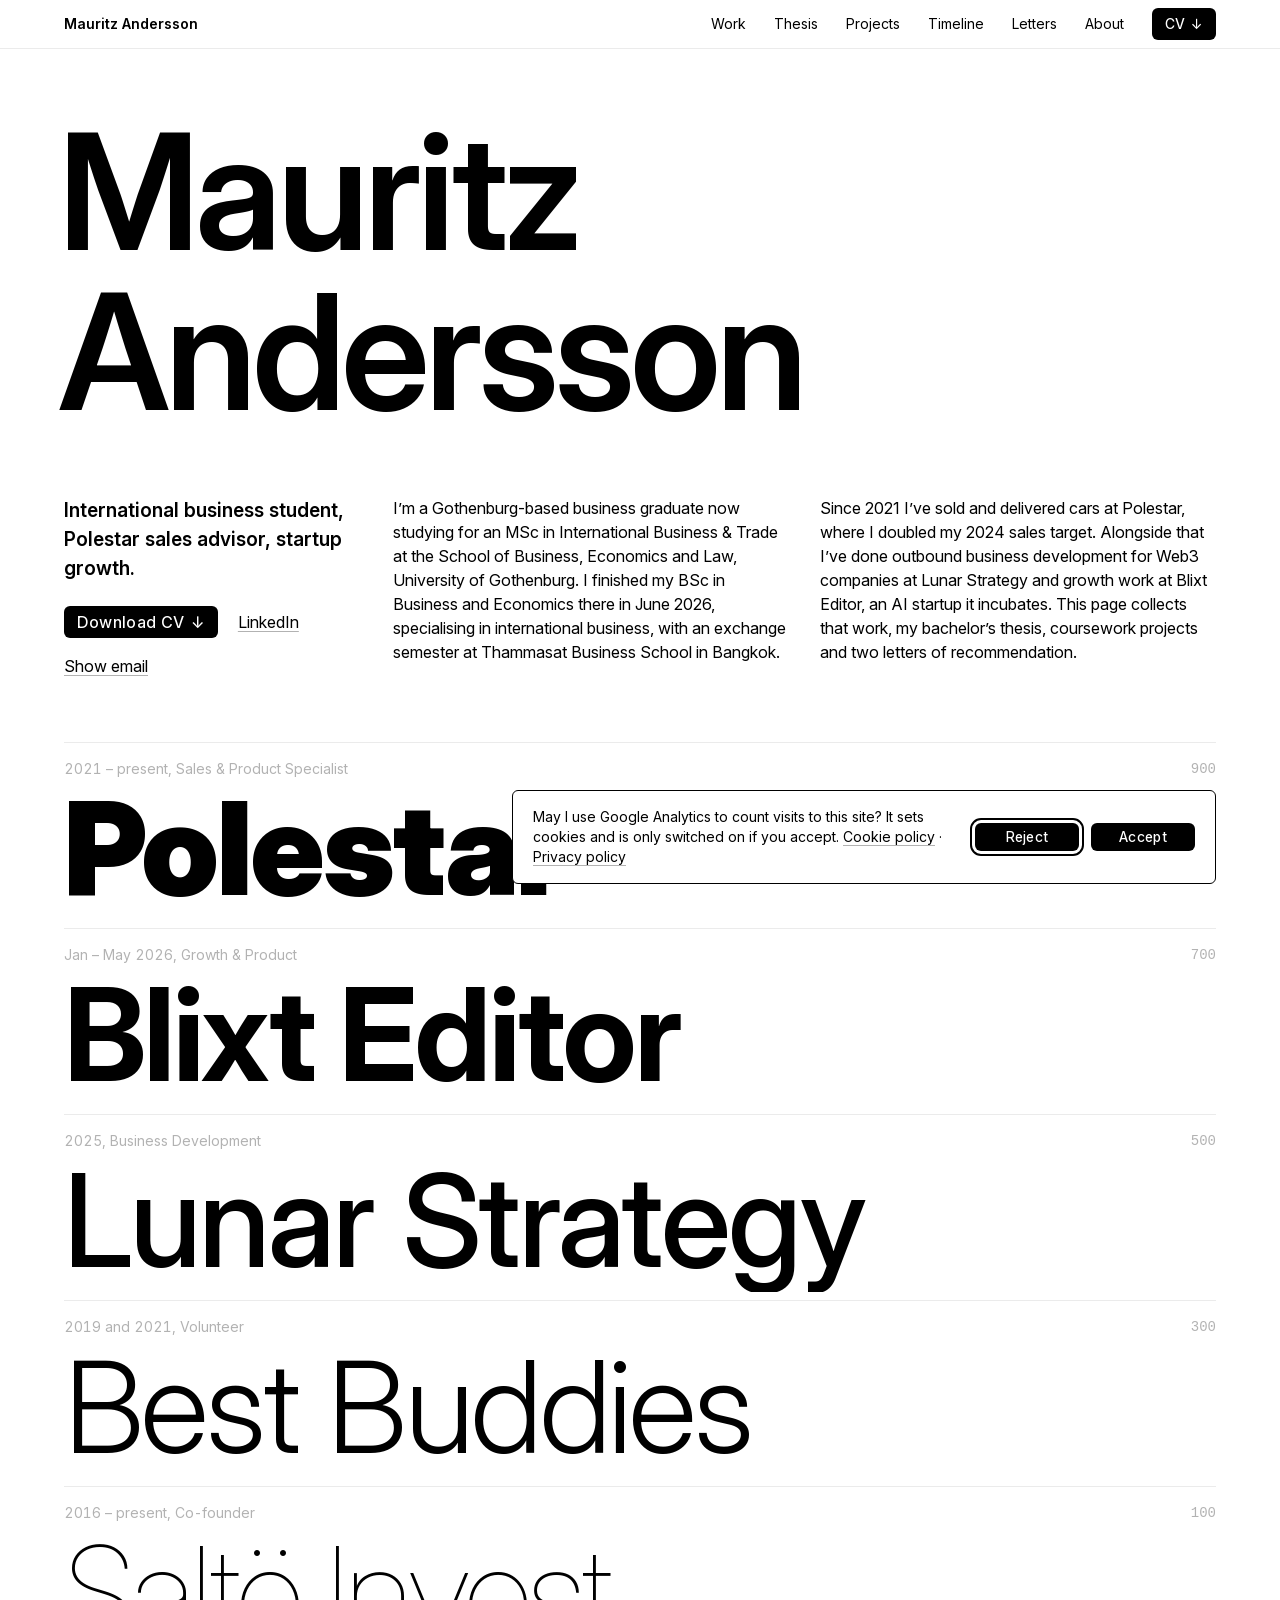
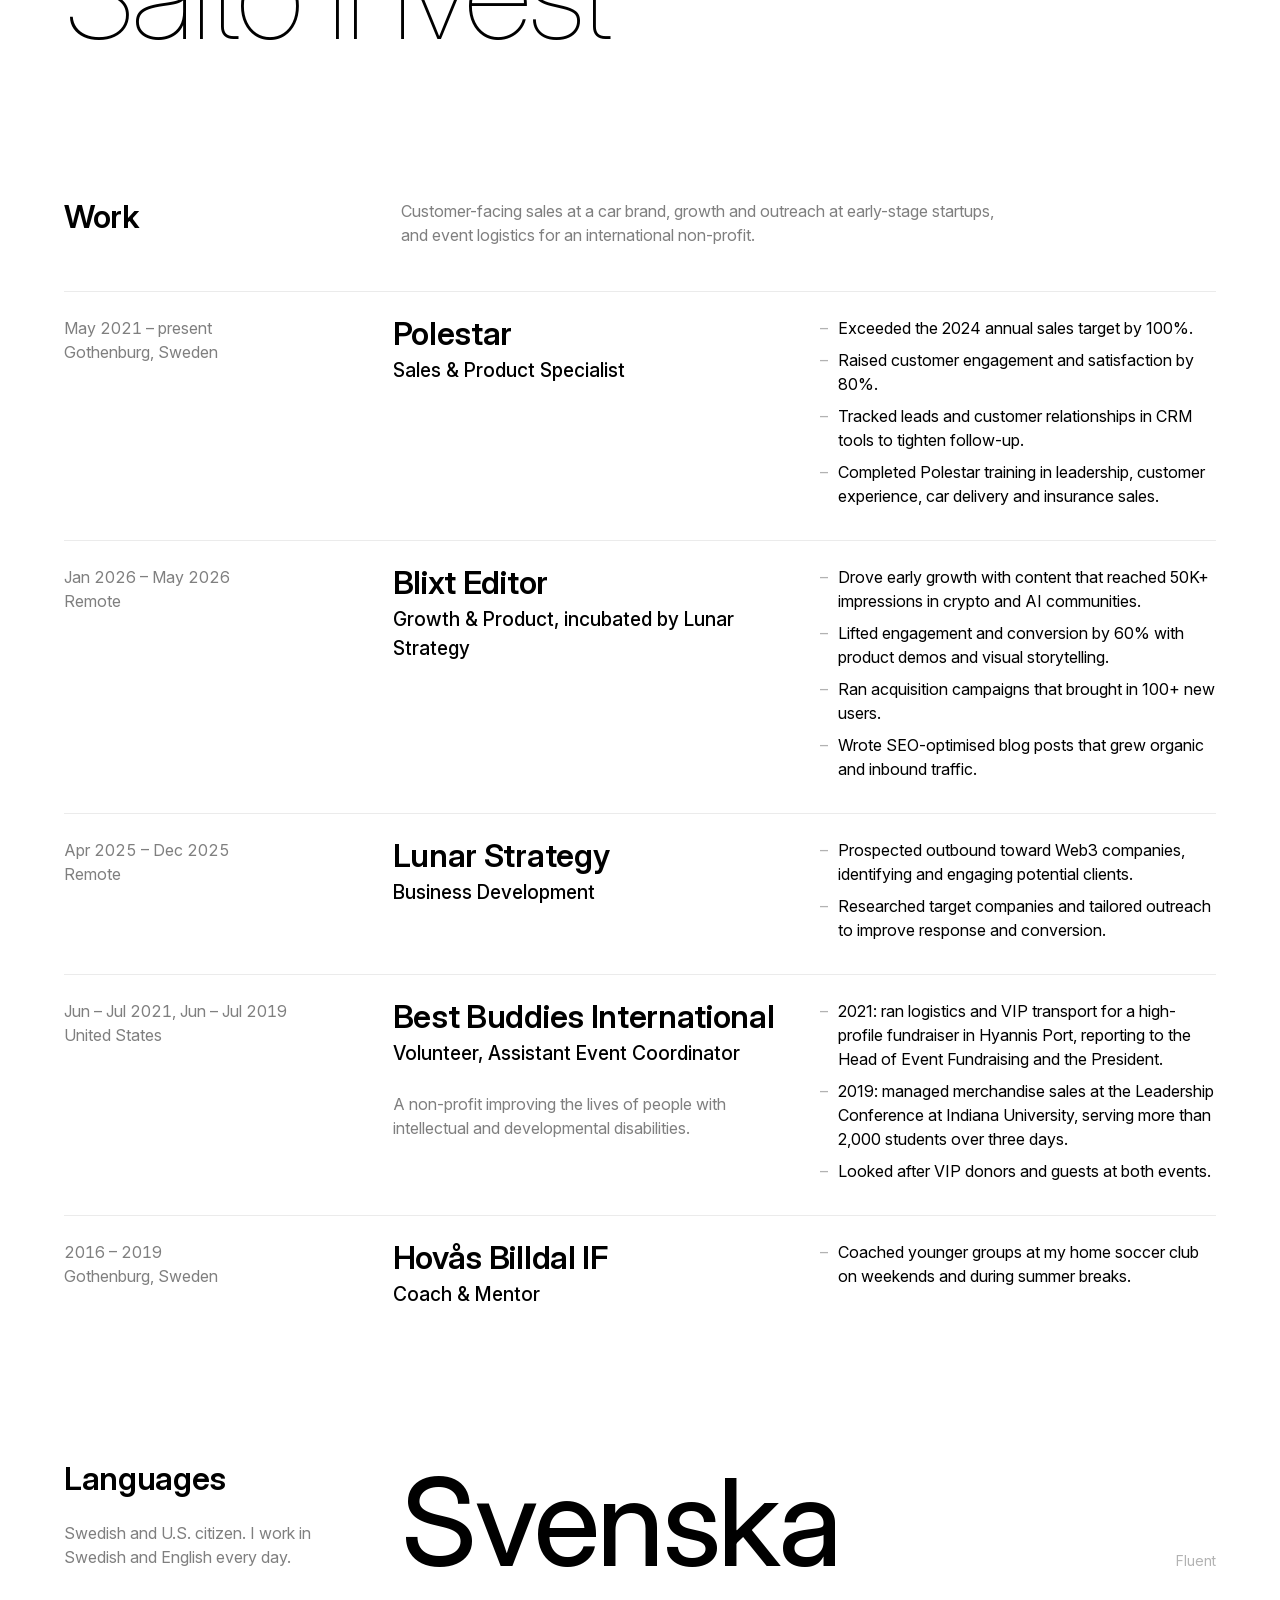
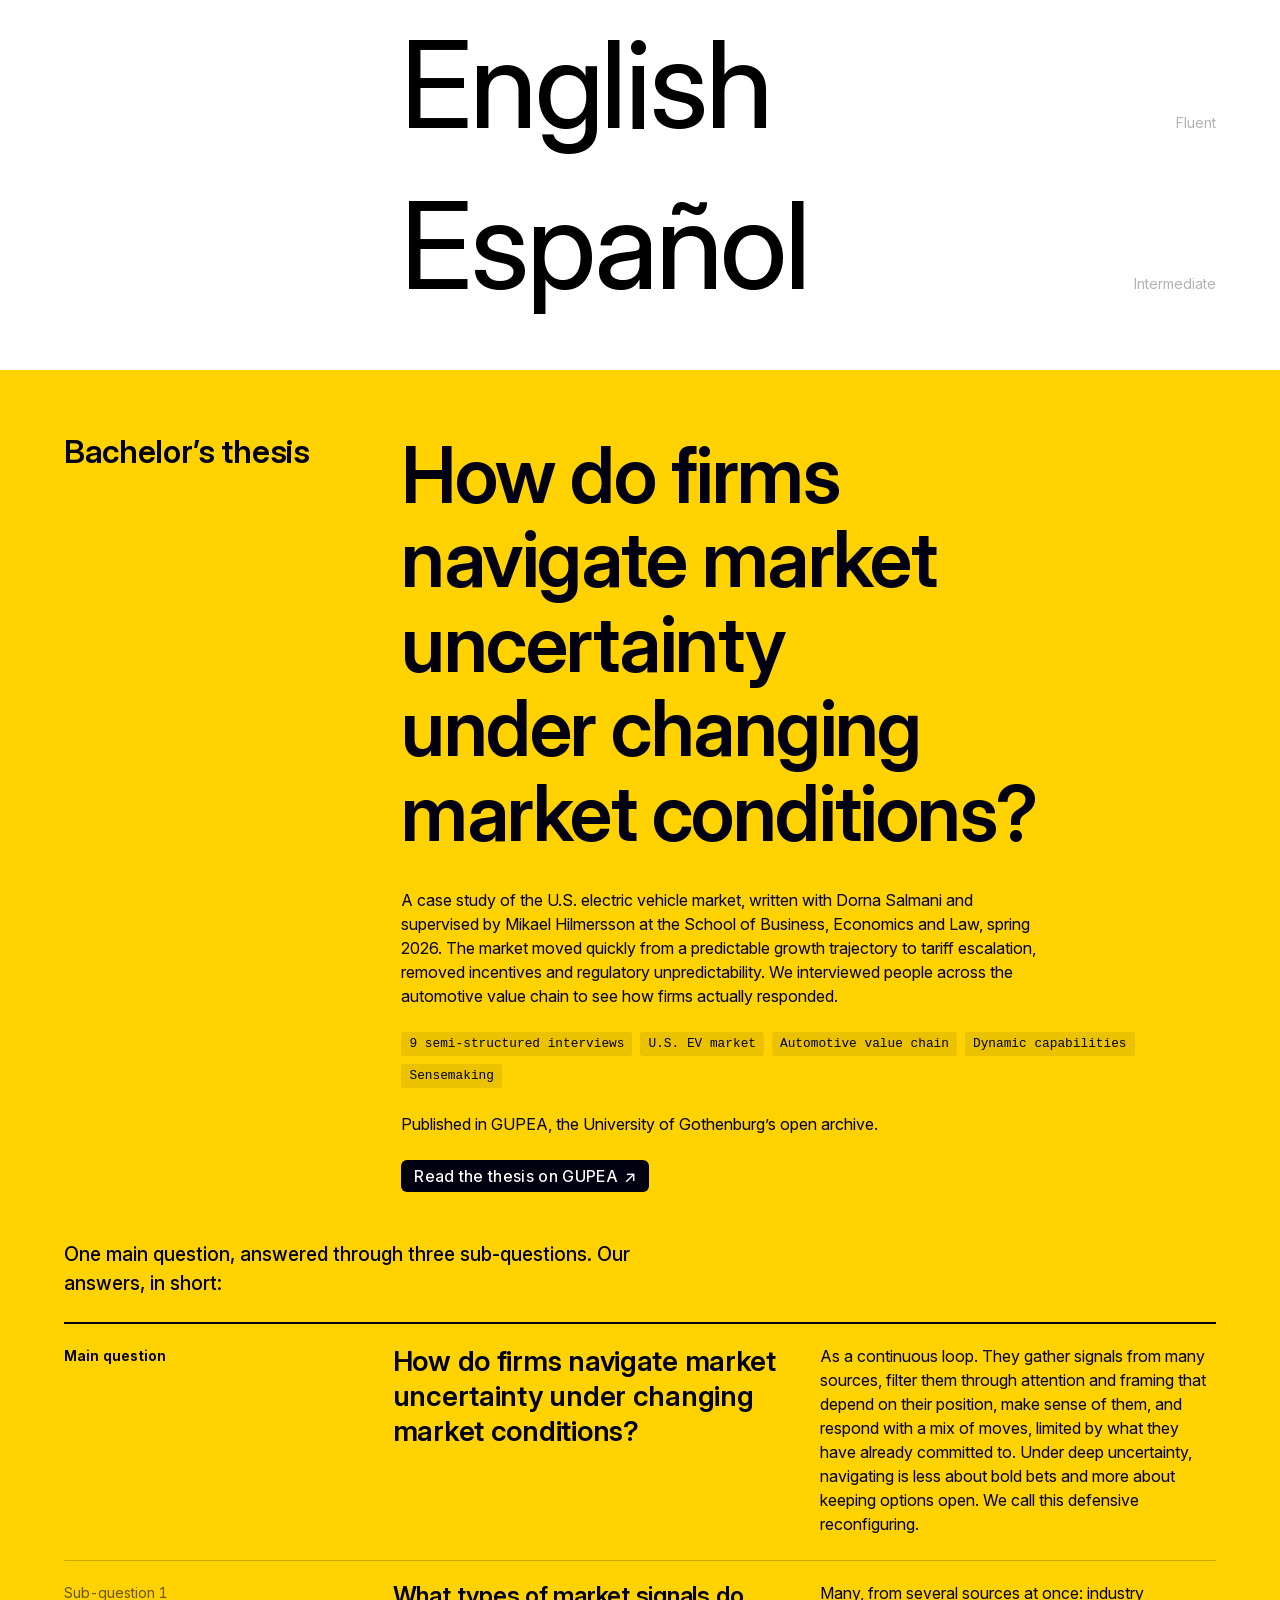
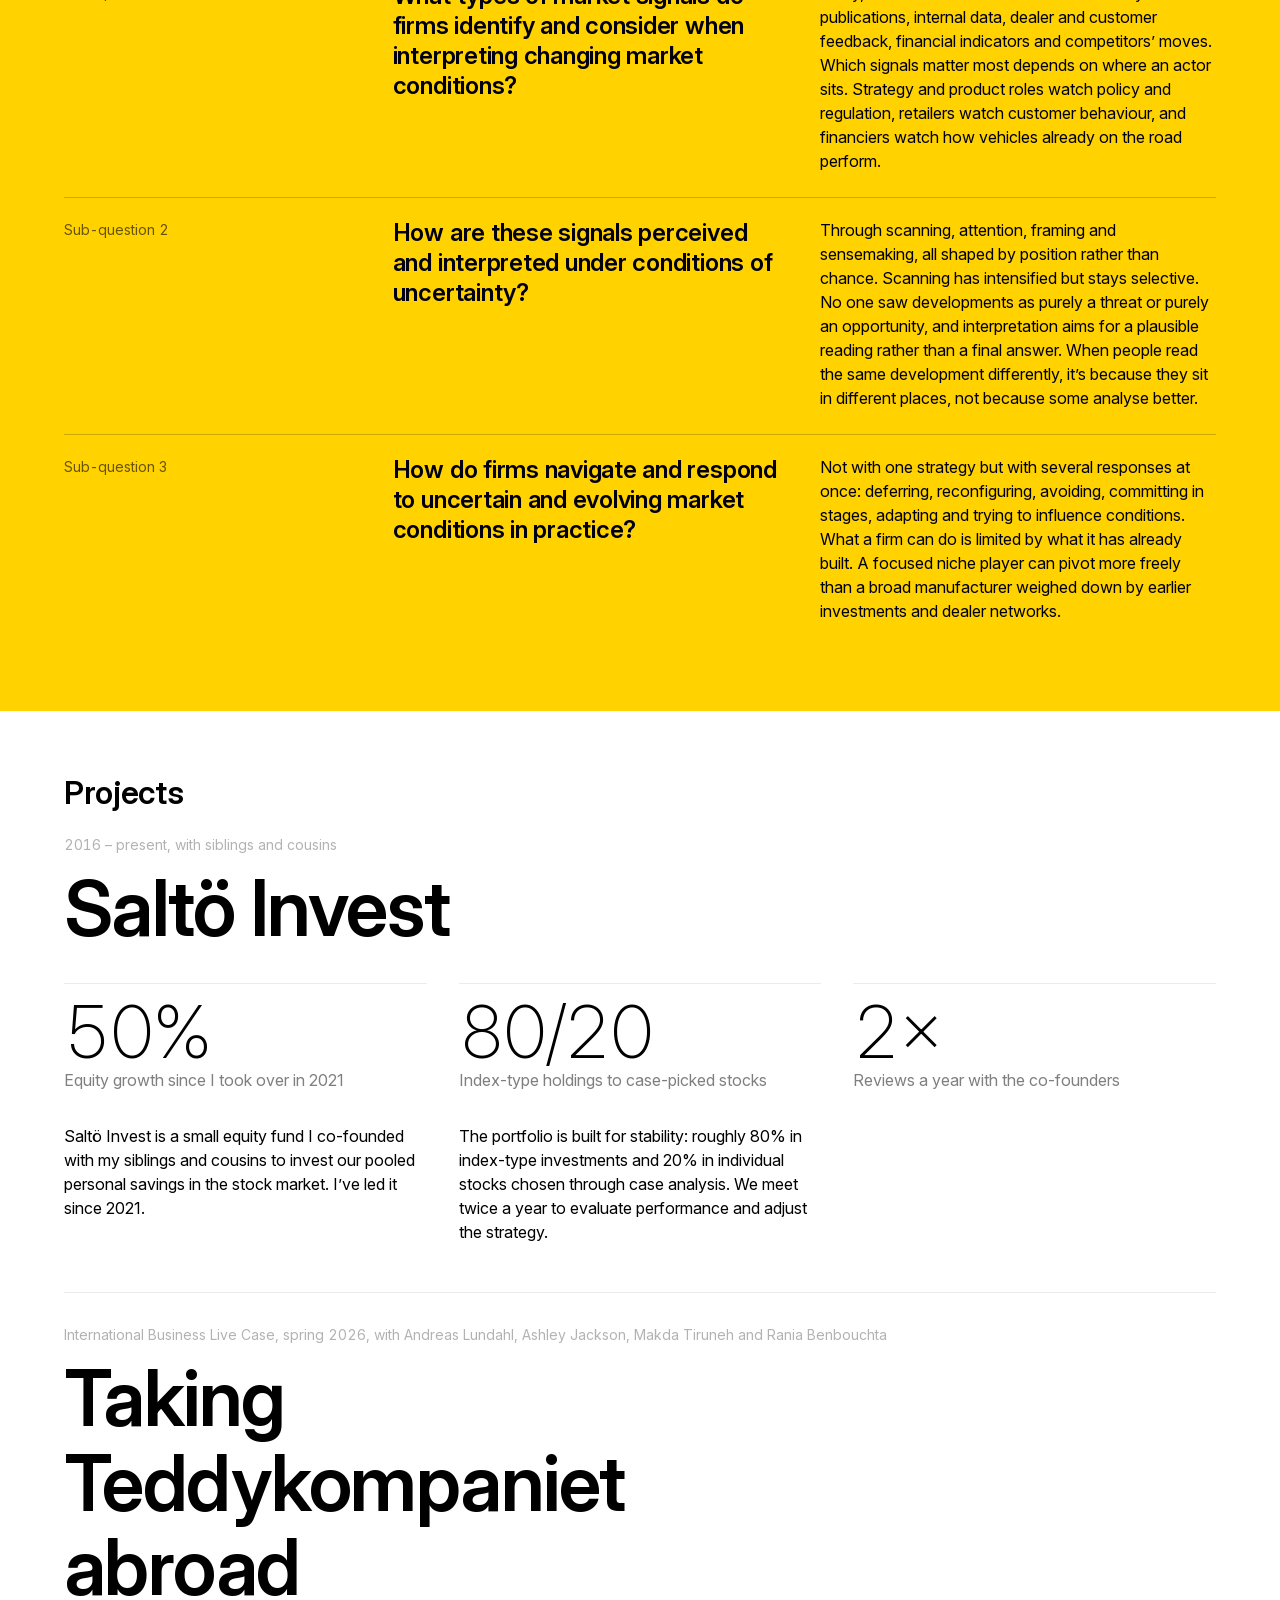
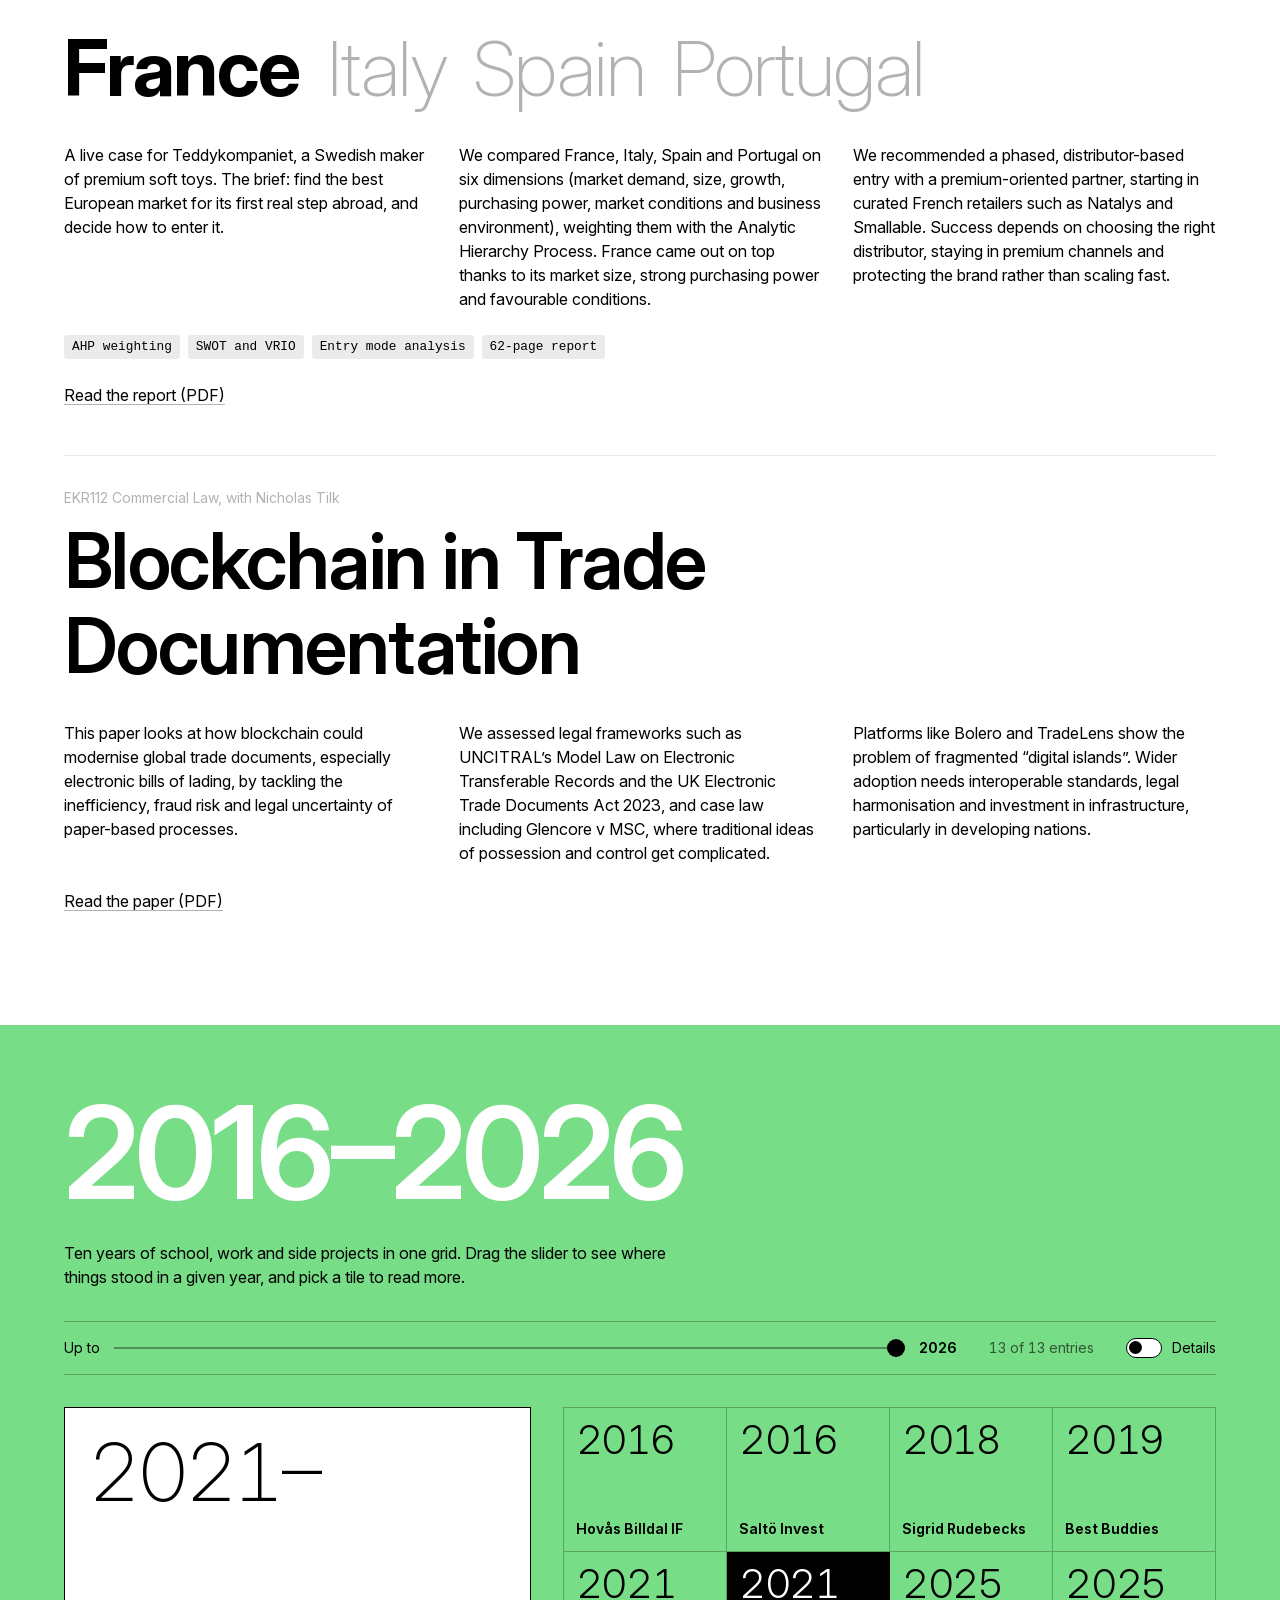
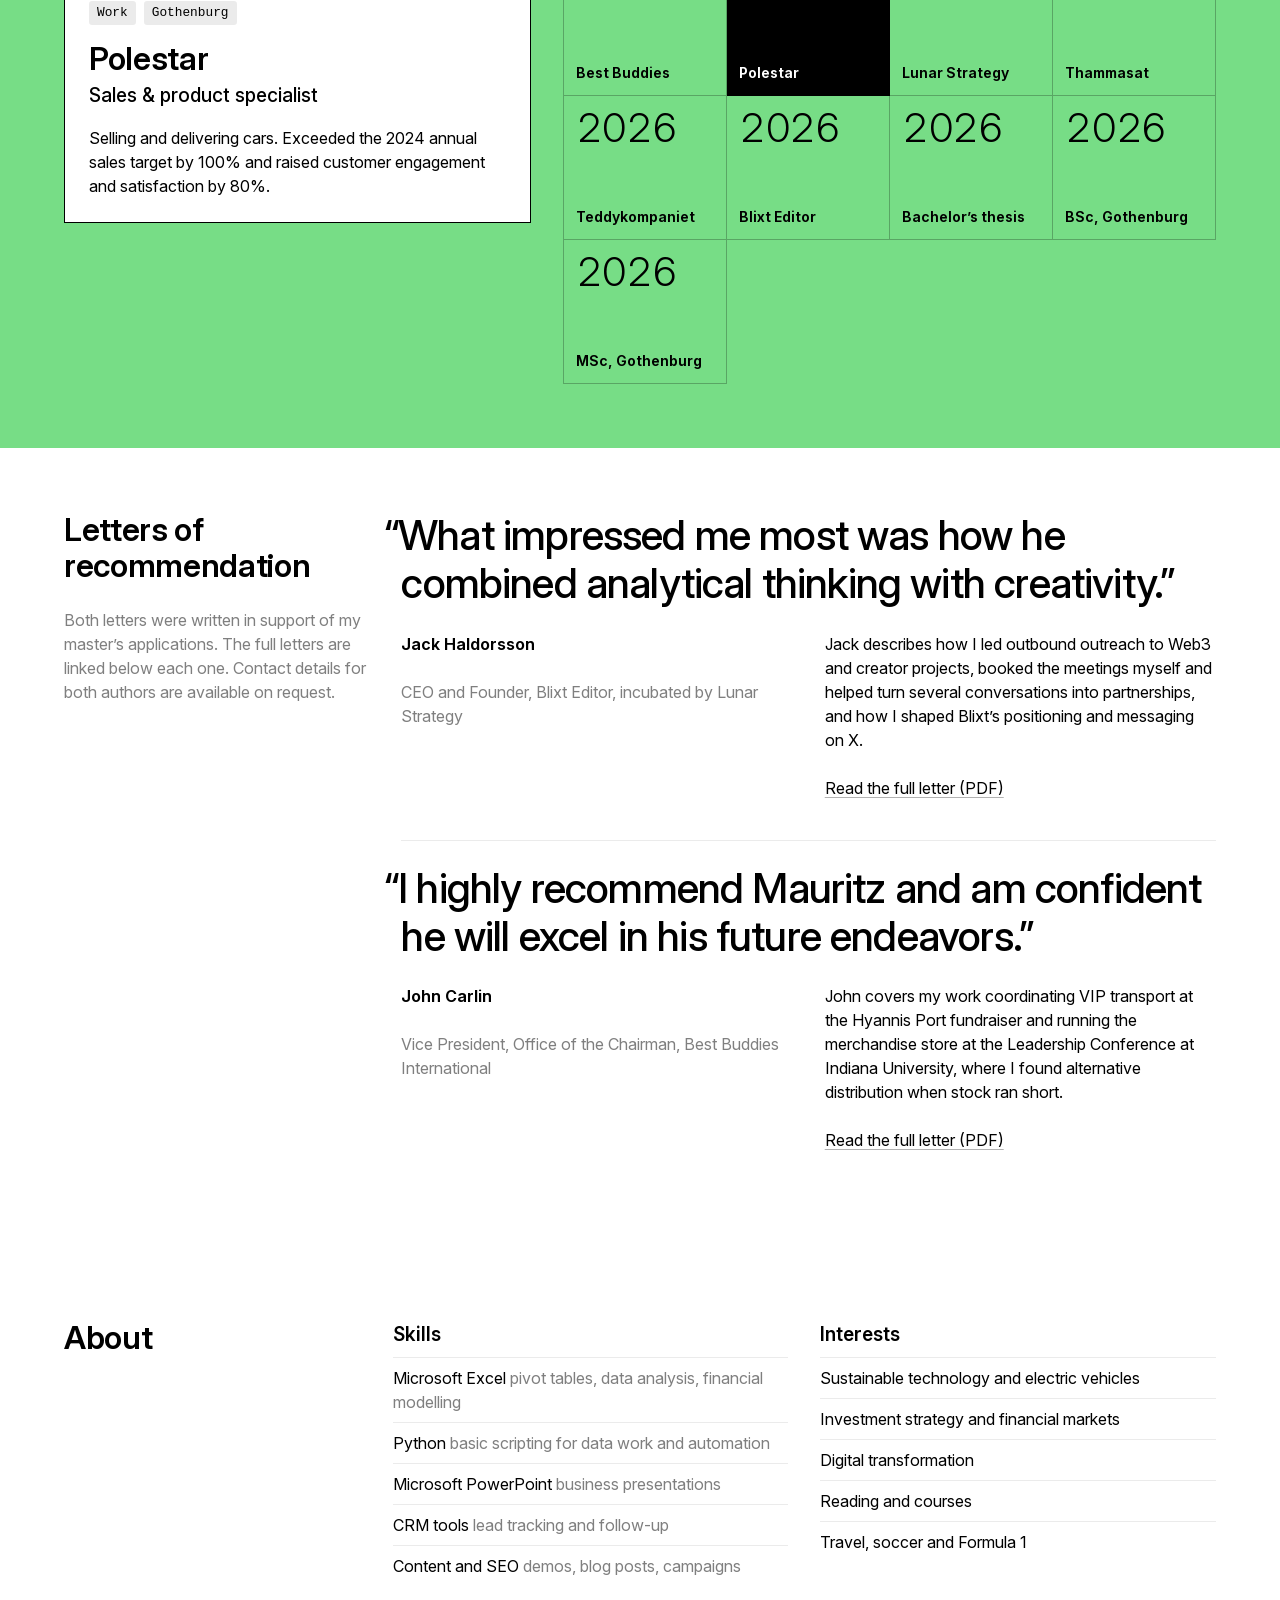
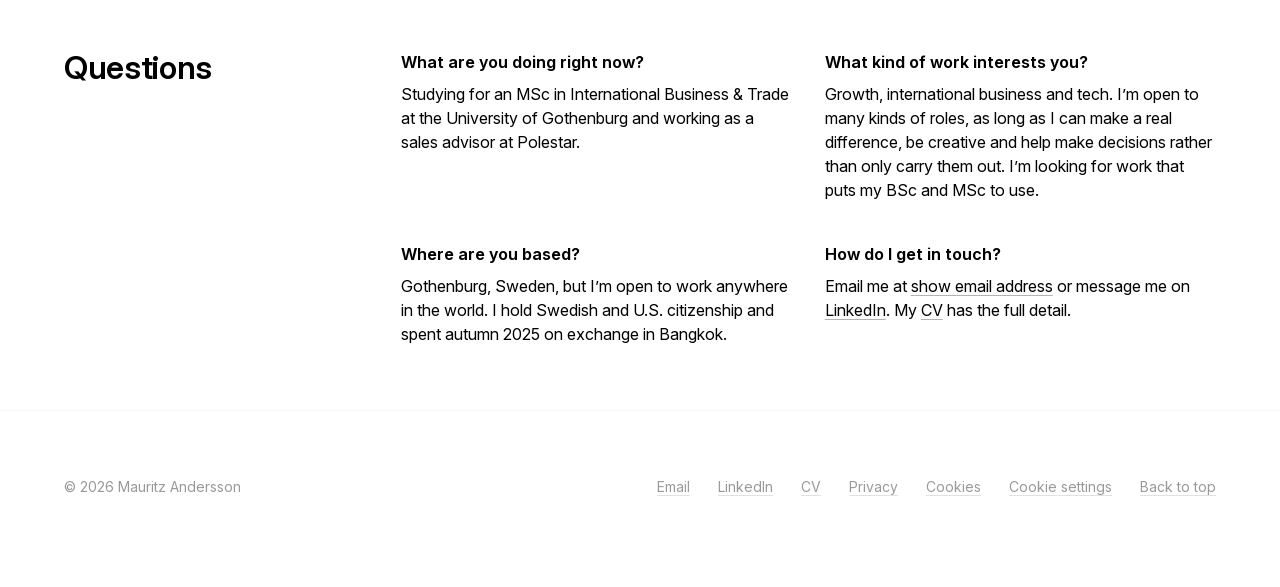
<file: index.html>
<!doctype html>
<html lang="en">
<head>
<meta charset="utf-8">
<meta name="viewport" content="width=device-width, initial-scale=1">
<title>Mauritz Andersson</title>
<meta name="description" content="Mauritz Andersson — MSc student in International Business & Trade at the University of Gothenburg. Sales at Polestar, growth and business development at early-stage startups.">
<link rel="preload" href="fonts/InterVariable.woff2" as="font" type="font/woff2" crossorigin>
<link rel="stylesheet" href="assets/site.css">
</head>
<body>

<header class="site-header" id="top-bar">
  <a class="brand" href="#top" aria-label="Mauritz Andersson, back to top">Mauritz Andersson</a>
  <nav class="site-nav" aria-label="Sections">
    <ul>
      <li><a href="#work">Work</a></li>
      <li><a href="#thesis">Thesis</a></li>
      <li class="nav-mid"><a href="#projects">Projects</a></li>
      <li class="nav-mid nav-extra"><a href="#timeline">Timeline</a></li>
      <li class="nav-mid"><a href="#letters">Letters</a></li>
      <li class="nav-mid nav-extra"><a href="#about">About</a></li>
      <li><a class="btn" href="docs/mauritz-andersson-cv.pdf" download>CV <span aria-hidden="true">↓</span></a></li>
    </ul>
  </nav>
</header>

<main id="top">

  <!-- 1. Hero -->
  <section class="hero" aria-labelledby="hero-title">
    <h1 id="hero-title">Mauritz<br>Andersson</h1>
    <div class="intro">
      <div>
        <p class="position">International business student, Polestar sales advisor, startup growth.</p>
        <div class="actions">
          <a class="btn" href="docs/mauritz-andersson-cv.pdf" download>Download CV <span aria-hidden="true">↓</span></a>
          <a href="https://www.linkedin.com/in/mauritz-andersson-9908a81bb/" rel="noopener" target="_blank">LinkedIn</a>
          <button type="button" class="link-btn" data-email>Show email</button>
        </div>
      </div>
      <div>
        <p>I’m a Gothenburg-based business graduate now studying for an MSc in International Business &amp; Trade at the School of Business, Economics and Law, University of Gothenburg. I finished my BSc in Business and Economics there in June 2026, specialising in international business, with an exchange semester at Thammasat Business School in Bangkok.</p>
      </div>
      <div>
        <p>Since 2021 I’ve sold and delivered cars at Polestar, where I doubled my 2024 sales target. Alongside that I’ve done outbound business development for Web3 companies at Lunar Strategy and growth work at Blixt Editor, an AI startup it incubates. This page collects that work, my bachelor’s thesis, coursework projects and two letters of recommendation.</p>
      </div>
    </div>
  </section>

  <!-- 2. Specimen rows: places I've worked -->
  <section class="section specimens" aria-label="Organisations, by years">
    <div class="spec-row">
      <header><span class="specimen-label num">2021 – present, Sales &amp; Product Specialist</span><span class="specimen-label mono">900</span></header>
      <a class="big w-900" href="#job-polestar">Polestar</a>
    </div>
    <div class="spec-row">
      <header><span class="specimen-label num">Jan – May 2026, Growth &amp; Product</span><span class="specimen-label mono">700</span></header>
      <a class="big w-700" href="#job-blixt">Blixt Editor</a>
    </div>
    <div class="spec-row">
      <header><span class="specimen-label num">2025, Business Development</span><span class="specimen-label mono">500</span></header>
      <a class="big w-500" href="#job-lunar">Lunar Strategy</a>
    </div>
    <div class="spec-row">
      <header><span class="specimen-label num">2019 and 2021, Volunteer</span><span class="specimen-label mono">300</span></header>
      <a class="big w-300" href="#job-bb">Best Buddies</a>
    </div>
    <div class="spec-row">
      <header><span class="specimen-label num">2016 – present, Co-founder</span><span class="specimen-label mono">100</span></header>
      <a class="big w-100" href="#project-salto">Saltö Invest</a>
    </div>
  </section>

  <!-- 3. Experience -->
  <section class="section" id="work" aria-labelledby="work-title">
    <div class="exp-intro">
      <h2 class="h-section" id="work-title">Work</h2>
      <p class="muted">Customer-facing sales at a car brand, growth and outreach at early-stage startups, and event logistics for an international non-profit.</p>
    </div>

    <article class="job" id="job-polestar">
      <div class="when num">May 2021 – present<br>Gothenburg, Sweden</div>
      <div>
        <h3>Polestar</h3>
        <p class="role">Sales &amp; Product Specialist</p>
      </div>
      <ul>
        <li>Exceeded the 2024 annual sales target by 100%.</li>
        <li>Raised customer engagement and satisfaction by 80%.</li>
        <li>Tracked leads and customer relationships in CRM tools to tighten follow-up.</li>
        <li>Completed Polestar training in leadership, customer experience, car delivery and insurance sales.</li>
      </ul>
    </article>

    <article class="job" id="job-blixt">
      <div class="when num">Jan 2026 – May 2026<br>Remote</div>
      <div>
        <h3>Blixt Editor</h3>
        <p class="role">Growth &amp; Product, incubated by Lunar Strategy</p>
      </div>
      <ul>
        <li>Drove early growth with content that reached 50K+ impressions in crypto and AI communities.</li>
        <li>Lifted engagement and conversion by 60% with product demos and visual storytelling.</li>
        <li>Ran acquisition campaigns that brought in 100+ new users.</li>
        <li>Wrote SEO-optimised blog posts that grew organic and inbound traffic.</li>
      </ul>
    </article>

    <article class="job" id="job-lunar">
      <div class="when num">Apr 2025 – Dec 2025<br>Remote</div>
      <div>
        <h3>Lunar Strategy</h3>
        <p class="role">Business Development</p>
      </div>
      <ul>
        <li>Prospected outbound toward Web3 companies, identifying and engaging potential clients.</li>
        <li>Researched target companies and tailored outreach to improve response and conversion.</li>
      </ul>
    </article>

    <article class="job" id="job-bb">
      <div class="when num">Jun – Jul 2021, Jun – Jul 2019<br>United States</div>
      <div>
        <h3>Best Buddies International</h3>
        <p class="role">Volunteer, Assistant Event Coordinator</p>
        <p class="muted" style="margin-top:.5rem">A non-profit improving the lives of people with intellectual and developmental disabilities.</p>
      </div>
      <ul>
        <li>2021: ran logistics and VIP transport for a high-profile fundraiser in Hyannis Port, reporting to the Head of Event Fundraising and the President.</li>
        <li>2019: managed merchandise sales at the Leadership Conference at Indiana University, serving more than 2,000 students over three days.</li>
        <li>Looked after VIP donors and guests at both events.</li>
      </ul>
    </article>

    <article class="job" id="job-hbif">
      <div class="when num">2016 – 2019<br>Gothenburg, Sweden</div>
      <div>
        <h3>Hovås Billdal IF</h3>
        <p class="role">Coach &amp; Mentor</p>
      </div>
      <ul>
        <li>Coached younger groups at my home soccer club on weekends and during summer breaks.</li>
      </ul>
    </article>
  </section>

  <!-- 4. Alphabet specimen: languages -->
  <section class="section alphabet" aria-labelledby="lang-title">
    <div>
      <h2 class="h-section" id="lang-title">Languages</h2>
      <p class="muted">Swedish and U.S. citizen. I work in Swedish and English every day.</p>
    </div>
    <div class="lines" lang="">
      <p class="line" lang="sv">Svenska <small>Fluent</small></p>
      <p class="line" lang="en">English <small>Fluent</small></p>
      <p class="line" lang="es">Español <small>Intermediate</small></p>
    </div>
  </section>

  <!-- 5. Yellow: thesis comparison -->
  <section class="section yellow" id="thesis" aria-labelledby="thesis-title">
    <div class="thesis-head">
      <h2 class="h-section">Bachelor’s thesis</h2>
      <div class="thesis-meta">
        <p class="thesis-title" id="thesis-title">How do firms navigate market uncertainty under changing market conditions?</p>
        <p>A case study of the U.S. electric vehicle market, written with Dorna Salmani and supervised by Mikael Hilmersson at the School of Business, Economics and Law, spring 2026. The market moved quickly from a predictable growth trajectory to tariff escalation, removed incentives and regulatory unpredictability. We interviewed people across the automotive value chain to see how firms actually responded.</p>
        <div class="tags">
          <span class="tag">9 semi-structured interviews</span>
          <span class="tag">U.S. EV market</span>
          <span class="tag">Automotive value chain</span>
          <span class="tag">Dynamic capabilities</span>
          <span class="tag">Sensemaking</span>
        </div>
        <p>Published in GUPEA, the University of Gothenburg’s open archive.</p>
        <a class="btn" href="https://hdl.handle.net/2077/92035" target="_blank" rel="noopener">Read the thesis on GUPEA <span aria-hidden="true">↗</span></a>
      </div>
    </div>

    <p class="rq-intro">One main question, answered through three sub-questions. Our answers, in short:</p>
    <div class="rq-item rq-main">
      <span class="rq-label">Main question</span>
      <h3 class="rq-q">How do firms navigate market uncertainty under changing market conditions?</h3>
      <p class="rq-a">As a continuous loop. They gather signals from many sources, filter them through attention and framing that depend on their position, make sense of them, and respond with a mix of moves, limited by what they have already committed to. Under deep uncertainty, navigating is less about bold bets and more about keeping options open. We call this defensive reconfiguring.</p>
    </div>
    <ol class="rq-list">
      <li class="rq-item">
        <span class="rq-label">Sub-question 1</span>
        <h3 class="rq-q">What types of market signals do firms identify and consider when interpreting changing market conditions?</h3>
        <p class="rq-a">Many, from several sources at once: industry publications, internal data, dealer and customer feedback, financial indicators and competitors’ moves. Which signals matter most depends on where an actor sits. Strategy and product roles watch policy and regulation, retailers watch customer behaviour, and financiers watch how vehicles already on the road perform.</p>
      </li>
      <li class="rq-item">
        <span class="rq-label">Sub-question 2</span>
        <h3 class="rq-q">How are these signals perceived and interpreted under conditions of uncertainty?</h3>
        <p class="rq-a">Through scanning, attention, framing and sensemaking, all shaped by position rather than chance. Scanning has intensified but stays selective. No one saw developments as purely a threat or purely an opportunity, and interpretation aims for a plausible reading rather than a final answer. When people read the same development differently, it’s because they sit in different places, not because some analyse better.</p>
      </li>
      <li class="rq-item">
        <span class="rq-label">Sub-question 3</span>
        <h3 class="rq-q">How do firms navigate and respond to uncertain and evolving market conditions in practice?</h3>
        <p class="rq-a">Not with one strategy but with several responses at once: deferring, reconfiguring, avoiding, committing in stages, adapting and trying to influence conditions. What a firm can do is limited by what it has already built. A focused niche player can pivot more freely than a broad manufacturer weighed down by earlier investments and dealer networks.</p>
      </li>
    </ol>
  </section>

  <!-- 6. Projects -->
  <section class="section" id="projects" aria-labelledby="projects-title">
    <h2 class="h-section" id="projects-title">Projects</h2>

    <article class="project" id="project-salto">
      <span class="specimen-label num">2016 – present, with siblings and cousins</span>
      <h3>Saltö Invest</h3>
      <div class="stats">
        <div><strong>50%</strong><span class="muted">Equity growth since I took over in 2021</span></div>
        <div><strong>80/20</strong><span class="muted">Index-type holdings to case-picked stocks</span></div>
        <div><strong>2×</strong><span class="muted">Reviews a year with the co-founders</span></div>
      </div>
      <div class="reading">
        <p>Saltö Invest is a small equity fund I co-founded with my siblings and cousins to invest our pooled personal savings in the stock market. I’ve led it since 2021.</p>
        <p>The portfolio is built for stability: roughly 80% in index-type investments and 20% in individual stocks chosen through case analysis. We meet twice a year to evaluate performance and adjust the strategy.</p>
      </div>
    </article>

    <article class="project" id="project-teddykompaniet">
      <span class="specimen-label num">International Business Live Case, spring 2026, with Andreas Lundahl, Ashley Jackson, Makda Tiruneh and Rania Benbouchta</span>
      <h3>Taking Teddykompaniet abroad</h3>
      <div class="markets" aria-label="Markets compared, France recommended">
        <span class="w-700">France</span>
        <span class="w-200">Italy</span>
        <span class="w-200">Spain</span>
        <span class="w-200">Portugal</span>
      </div>
      <div class="reading">
        <p>A live case for Teddykompaniet, a Swedish maker of premium soft toys. The brief: find the best European market for its first real step abroad, and decide how to enter it.</p>
        <p>We compared France, Italy, Spain and Portugal on six dimensions (market demand, size, growth, purchasing power, market conditions and business environment), weighting them with the Analytic Hierarchy Process. France came out on top thanks to its market size, strong purchasing power and favourable conditions.</p>
        <p>We recommended a phased, distributor-based entry with a premium-oriented partner, starting in curated French retailers such as Natalys and Smallable. Success depends on choosing the right distributor, staying in premium channels and protecting the brand rather than scaling fast.</p>
      </div>
      <div class="tags">
        <span class="tag">AHP weighting</span>
        <span class="tag">SWOT and VRIO</span>
        <span class="tag">Entry mode analysis</span>
        <span class="tag">62-page report</span>
      </div>
      <div class="foot"><a href="docs/teddykompaniet-international-business-live-case.pdf" target="_blank" rel="noopener">Read the report (PDF)</a></div>
    </article>

    <article class="project">
      <span class="specimen-label">EKR112 Commercial Law, with Nicholas Tilk</span>
      <h3>Blockchain in Trade Documentation</h3>
      <div class="reading">
        <p>This paper looks at how blockchain could modernise global trade documents, especially electronic bills of lading, by tackling the inefficiency, fraud risk and legal uncertainty of paper-based processes.</p>
        <p>We assessed legal frameworks such as UNCITRAL’s Model Law on Electronic Transferable Records and the UK Electronic Trade Documents Act 2023, and case law including Glencore v MSC, where traditional ideas of possession and control get complicated.</p>
        <p>Platforms like Bolero and TradeLens show the problem of fragmented “digital islands”. Wider adoption needs interoperable standards, legal harmonisation and investment in infrastructure, particularly in developing nations.</p>
      </div>
      <div class="foot"><a href="docs/blockchain-trade-documentation.pdf" target="_blank" rel="noopener">Read the paper (PDF)</a></div>
    </article>
  </section>

  <!-- 7. Green explorer -->
  <section class="section green" id="timeline" aria-labelledby="timeline-title">
    <h2 class="giant" id="timeline-title">2016–2026</h2>
    <p class="lede">Ten years of school, work and side projects in one grid. Drag the slider to see where things stood in a given year, and pick a tile to read more.</p>

    <div class="toolbar">
      <div class="slider">
        <label for="year">Up to</label>
        <input type="range" id="year" min="2016" max="2026" step="1" value="2026" aria-describedby="year-count">
        <output for="year" id="year-out" class="num">2026</output>
      </div>
      <span id="year-count" class="num muted" style="color:rgba(0,0,0,.6)"></span>
      <button type="button" class="switch" id="details" role="switch" aria-checked="false">
        <span class="track" aria-hidden="true"></span> Details
      </button>
    </div>

    <div class="explorer">
      <div class="preview" aria-live="polite" id="preview">
        <div class="p-years num" id="p-years"></div>
        <div class="p-meta" id="p-meta"></div>
        <h3 id="p-name"></h3>
        <p class="p-role" id="p-role"></p>
        <p id="p-text"></p>
      </div>
      <div class="tiles" id="tiles" role="group" aria-label="Timeline entries"></div>
    </div>
  </section>

  <!-- 8. Letters -->
  <section class="section" id="letters" aria-labelledby="letters-title">
    <div class="letters-grid">
      <div>
        <h2 class="h-section" id="letters-title">Letters of recommendation</h2>
        <p class="muted">Both letters were written in support of my master’s applications. The full letters are linked below each one. Contact details for both authors are available on request.</p>
      </div>
      <div>
        <article class="letter">
          <blockquote><p>What impressed me most was how he combined analytical thinking with creativity.</p></blockquote>
          <div class="cols">
            <div>
              <p class="who">Jack Haldorsson</p>
              <p class="muted">CEO and Founder, Blixt Editor, incubated by Lunar Strategy</p>
            </div>
            <div>
              <p>Jack describes how I led outbound outreach to Web3 and creator projects, booked the meetings myself and helped turn several conversations into partnerships, and how I shaped Blixt’s positioning and messaging on X.</p>
              <p><a href="docs/recommendation-blixt-lunar-strategy.pdf" target="_blank" rel="noopener">Read the full letter (PDF)</a></p>
            </div>
          </div>
        </article>
        <article class="letter">
          <blockquote><p>I highly recommend Mauritz and am confident he will excel in his future endeavors.</p></blockquote>
          <div class="cols">
            <div>
              <p class="who">John Carlin</p>
              <p class="muted">Vice President, Office of the Chairman, Best Buddies International</p>
            </div>
            <div>
              <p>John covers my work coordinating VIP transport at the Hyannis Port fundraiser and running the merchandise store at the Leadership Conference at Indiana University, where I found alternative distribution when stock ran short.</p>
              <p><a href="docs/recommendation-best-buddies.pdf" target="_blank" rel="noopener">Read the full letter (PDF)</a></p>
            </div>
          </div>
        </article>
      </div>
    </div>
  </section>

  <!-- 9. Lists + FAQ -->
  <section class="section" id="about" aria-labelledby="about-title">
    <div class="lists">
      <h2 class="h-section" id="about-title">About</h2>
      <div>
        <h3 class="h-small" style="margin-bottom:.5rem">Skills</h3>
        <ul>
          <li>Microsoft Excel <span>pivot tables, data analysis, financial modelling</span></li>
          <li>Python <span>basic scripting for data work and automation</span></li>
          <li>Microsoft PowerPoint <span>business presentations</span></li>
          <li>CRM tools <span>lead tracking and follow-up</span></li>
          <li>Content and SEO <span>demos, blog posts, campaigns</span></li>
        </ul>
      </div>
      <div>
        <h3 class="h-small" style="margin-bottom:.5rem">Interests</h3>
        <ul>
          <li>Sustainable technology and electric vehicles</li>
          <li>Investment strategy and financial markets</li>
          <li>Digital transformation</li>
          <li>Reading and courses</li>
          <li>Travel, soccer and Formula 1</li>
        </ul>
      </div>
    </div>

    <div class="faq">
      <h2 class="h-section">Questions</h2>
      <dl>
        <div class="qa" id="q-now">
          <dt><a href="#q-now">What are you doing right now?</a></dt>
          <dd>Studying for an MSc in International Business &amp; Trade at the University of Gothenburg and working as a sales advisor at Polestar.</dd>
        </div>
        <div class="qa" id="q-roles">
          <dt><a href="#q-roles">What kind of work interests you?</a></dt>
          <dd>Growth, international business and tech. I’m open to many kinds of roles, as long as I can make a real difference, be creative and help make decisions rather than only carry them out. I’m looking for work that puts my BSc and MSc to use.</dd>
        </div>
        <div class="qa" id="q-where">
          <dt><a href="#q-where">Where are you based?</a></dt>
          <dd>Gothenburg, Sweden, but I’m open to work anywhere in the world. I hold Swedish and U.S. citizenship and spent autumn 2025 on exchange in Bangkok.</dd>
        </div>
        <div class="qa" id="q-contact">
          <dt><a href="#q-contact">How do I get in touch?</a></dt>
          <dd>Email me at <button type="button" class="link-btn" data-email>show email address</button> or message me on <a href="https://www.linkedin.com/in/mauritz-andersson-9908a81bb/" rel="noopener" target="_blank">LinkedIn</a>. My <a href="docs/mauritz-andersson-cv.pdf" download>CV</a> has the full detail.</dd>
        </div>
      </dl>
    </div>
  </section>
</main>

<!-- 10. Footer -->
<footer class="site-footer">
  <p>© 2026 Mauritz Andersson</p>
  <ul>
    <li><button type="button" class="link-btn" data-email>Email</button></li>
    <li><a href="https://www.linkedin.com/in/mauritz-andersson-9908a81bb/" rel="noopener" target="_blank">LinkedIn</a></li>
    <li><a href="docs/mauritz-andersson-cv.pdf" download>CV</a></li>
    <li><a href="privacy.html">Privacy</a></li>
    <li><a href="cookies.html">Cookies</a></li>
    <li><button type="button" class="link-btn" data-consent-open>Cookie settings</button></li>
    <li><a href="#top">Back to top</a></li>
  </ul>
</footer>

<script src="assets/site.js" defer></script>
<script>
(() => {
  // Header: reveal brand once the hero headline scrolls away
  const bar = document.getElementById('top-bar');
  const hero = document.getElementById('hero-title');
  new IntersectionObserver(([e]) => bar.classList.toggle('scrolled', !e.isIntersecting), { rootMargin: '-48px 0px 0px 0px' }).observe(hero);

  // Active nav highlight
  const links = [...document.querySelectorAll('.site-nav a[href^="#"]')];
  const map = new Map(links.map(a => [a.getAttribute('href').slice(1), a]));
  const visible = new Map();
  const io = new IntersectionObserver(entries => {
    entries.forEach(e => visible.set(e.target.id, e.isIntersecting ? e.intersectionRatio : 0));
    let best = null, ratio = 0;
    for (const [id, r] of visible) if (r > ratio) { ratio = r; best = id; }
    links.forEach(a => a.removeAttribute('aria-current'));
    const a = best && map.get(best);
    if (a && a.offsetParent) a.setAttribute('aria-current', 'true');
  }, { rootMargin: '-48px 0px -45% 0px', threshold: [0, .05, .2, .5] });
  map.forEach((_, id) => { const el = document.getElementById(id); if (el) io.observe(el); });

  // Timeline explorer
  const items = [
    { y: 2016, years: '2016–2019', name: 'Hovås Billdal IF', role: 'Coach & mentor', kind: 'Leadership', place: 'Gothenburg', text: 'Coached younger groups at my home soccer club on weekends and during summer breaks.' },
    { y: 2016, years: '2016–', name: 'Saltö Invest', role: 'Co-founder & head', kind: 'Entrepreneurship', place: 'Gothenburg', text: 'An equity fund founded with my siblings and cousins. Since I took over in 2021 the portfolio has grown 50% in equity, held about 80% in index-type funds and 20% in case-picked stocks.' },
    { y: 2018, years: '2018–2021', name: 'Sigrid Rudebecks', role: 'Natural Science Program', kind: 'Education', place: 'Gothenburg', text: 'Upper-secondary school, natural science programme.' },
    { y: 2019, years: '2019', name: 'Best Buddies', role: 'Volunteer, merchandise', kind: 'Volunteering', place: 'Indiana, USA', text: 'Ran the merchandise store and pop-up shop at the annual Leadership Conference at Indiana University, selling to more than 2,000 students over three days.' },
    { y: 2021, years: '2021', name: 'Best Buddies', role: 'Assistant event coordinator', kind: 'Volunteering', place: 'Hyannis Port, USA', text: 'Coordinated logistics and VIP transport for a high-profile fundraiser, reporting to the Head of Event Fundraising and the President.' },
    { y: 2021, years: '2021–', name: 'Polestar', role: 'Sales & product specialist', kind: 'Work', place: 'Gothenburg', text: 'Selling and delivering cars. Exceeded the 2024 annual sales target by 100% and raised customer engagement and satisfaction by 80%.' },
    { y: 2025, years: '2025', name: 'Lunar Strategy', role: 'Business development', kind: 'Work', place: 'Remote', text: 'Outbound prospecting toward Web3 companies, with research-led outreach tailored to each target.' },
    { y: 2025, years: '2025', name: 'Thammasat', role: 'Exchange semester', kind: 'Education', place: 'Bangkok', text: 'An exchange semester at Thammasat Business School, August to December 2025.' },
    { y: 2026, years: '2026', name: 'Teddykompaniet', role: 'International business live case', kind: 'Project', place: 'Gothenburg', text: 'Compared four European markets for a Swedish soft-toy maker and recommended a phased, distributor-led entry into France.' },
    { y: 2026, years: 'Jan–May 2026', name: 'Blixt Editor', role: 'Growth & product', kind: 'Work', place: 'Remote', text: 'Content that reached 50K+ impressions, product demos that lifted engagement and conversion by 60%, and campaigns that brought in 100+ users.' },
    { y: 2026, years: '2026', name: 'Bachelor’s thesis', role: 'Market uncertainty in the U.S. EV market', kind: 'Research', place: 'Gothenburg', text: 'Nine interviews across the automotive value chain on how firms respond when a market turns volatile. Written with Dorna Salmani.' },
    { y: 2026, years: '2026', name: 'BSc, Gothenburg', role: 'Business and Economics', kind: 'Education', place: 'Gothenburg', text: 'Graduated in June 2026 from the School of Business, Economics and Law, international track, specialising in international business.' },
    { y: 2026, years: '2026–', name: 'MSc, Gothenburg', role: 'International Business & Trade', kind: 'Education', place: 'Gothenburg', text: 'Master’s studies at the School of Business, Economics and Law, University of Gothenburg.' },
  ];
  const tiles = document.getElementById('tiles');
  const $ = id => document.getElementById(id);
  let selected = 5;

  items.forEach((it, i) => {
    const b = document.createElement('button');
    b.type = 'button';
    b.className = 'tile';
    b.dataset.i = i;
    b.innerHTML = `<span class="t-year num">${it.y}</span><span class="t-name"></span><span class="t-desc"></span>`;
    b.querySelector('.t-name').textContent = it.name;
    b.querySelector('.t-desc').textContent = it.role;
    b.addEventListener('click', () => select(i));
    b.addEventListener('mouseenter', () => { if (!b.disabled) show(i); });
    b.addEventListener('mouseleave', () => show(selected));
    tiles.appendChild(b);
  });

  function show(i) {
    const it = items[i];
    $('p-years').textContent = it.years;
    $('p-name').textContent = it.name;
    $('p-role').textContent = it.role;
    $('p-text').textContent = it.text;
    $('p-meta').innerHTML = '';
    [it.kind, it.place].forEach(t => { const s = document.createElement('span'); s.className = 'tag'; s.textContent = t; $('p-meta').appendChild(s); });
  }
  function select(i) {
    selected = i;
    [...tiles.children].forEach((t, j) => t.setAttribute('aria-pressed', String(j === i)));
    show(i);
  }
  function filter() {
    const y = +$('year').value;
    $('year-out').textContent = y;
    let n = 0;
    [...tiles.children].forEach((t, j) => {
      const future = items[j].y > y;
      t.classList.toggle('future', future);
      t.disabled = future;
      if (!future) n++;
    });
    $('year-count').textContent = `${n} of ${items.length} entries`;
    if (items[selected].y > y) {
      let k = items.map((it, j) => it.y <= y ? j : -1).filter(j => j >= 0).pop();
      select(k ?? 0);
    }
  }
  $('year').addEventListener('input', filter);
  $('details').addEventListener('click', e => {
    const on = e.currentTarget.getAttribute('aria-checked') !== 'true';
    e.currentTarget.setAttribute('aria-checked', String(on));
    tiles.classList.toggle('details', on);
  });
  select(selected);
  filter();
})();
</script>
</body>
</html>
</file>
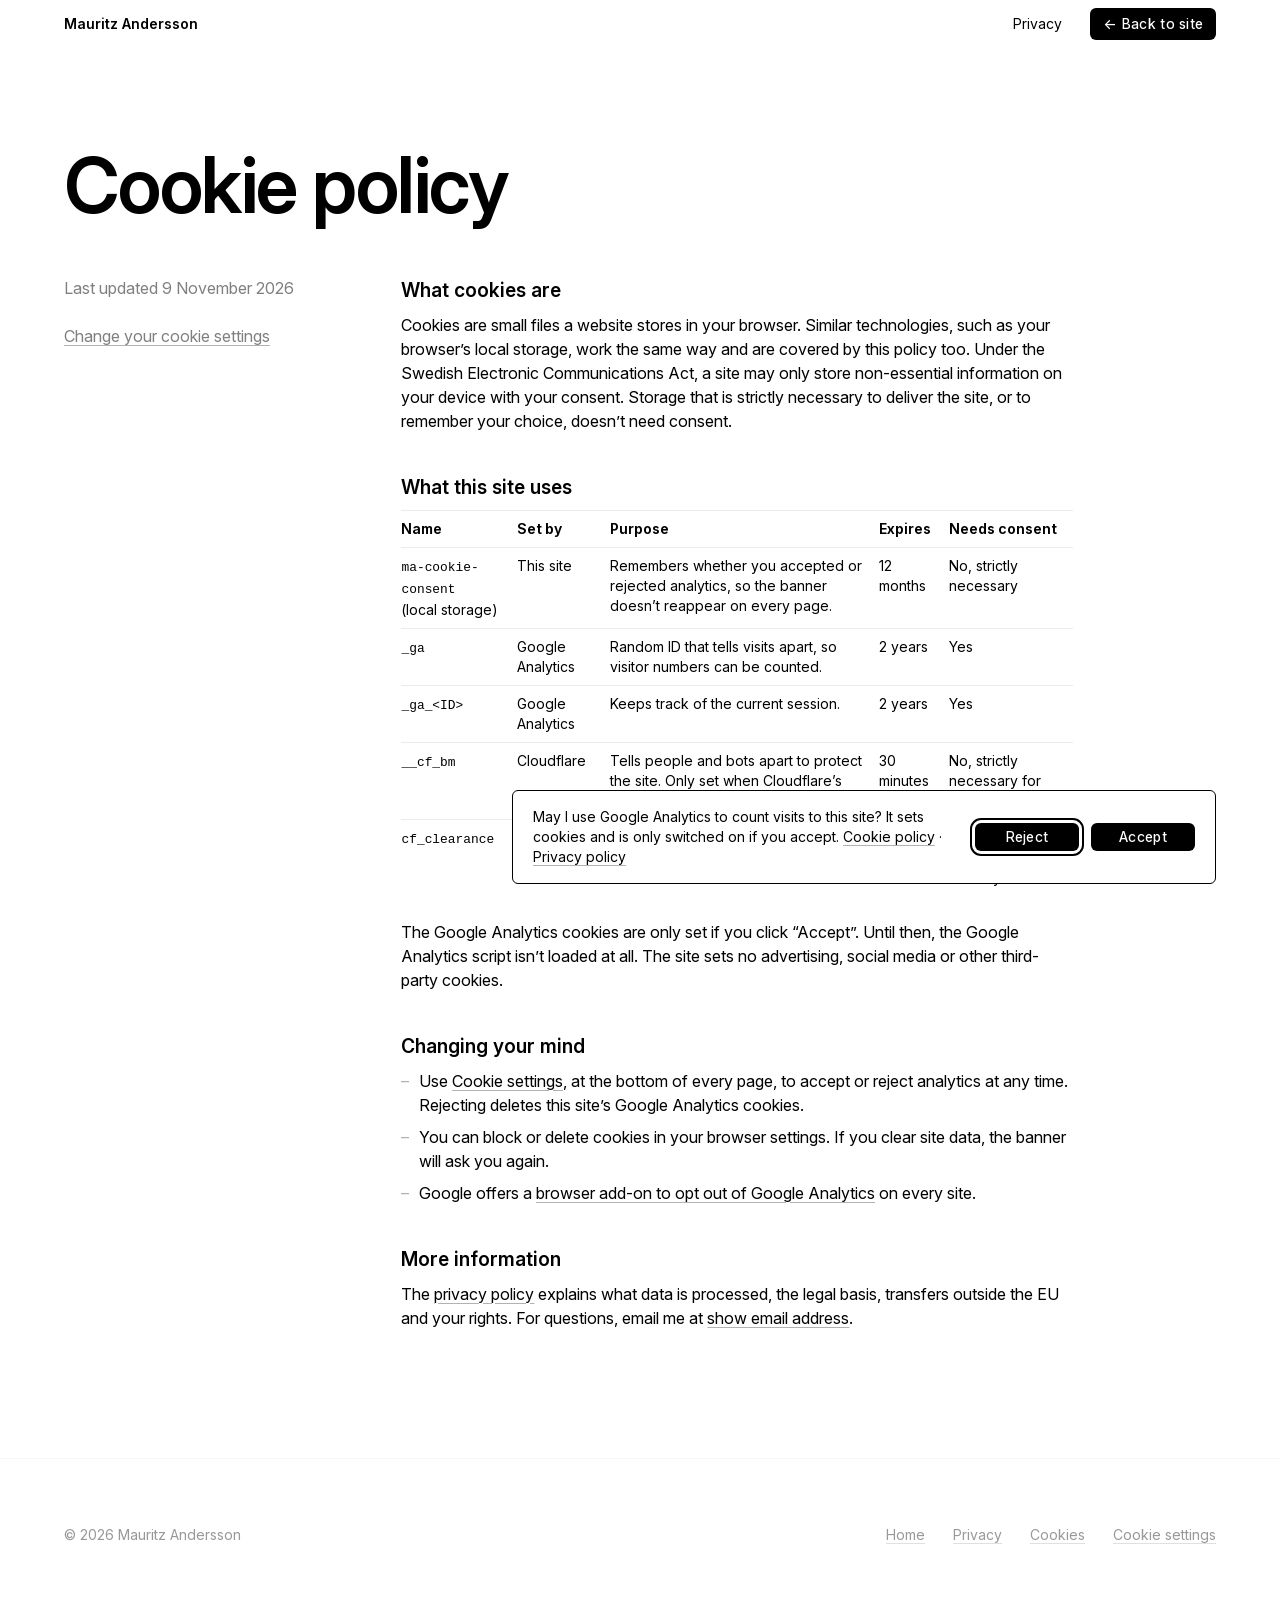
<file: cookies.html>
<!doctype html>
<html lang="en">
<head>
<meta charset="utf-8">
<meta name="viewport" content="width=device-width, initial-scale=1">
<title>Cookie policy – Mauritz Andersson</title>
<meta name="description" content="Which cookies Mauritz Andersson’s personal website uses and how to control them.">
<link rel="preload" href="fonts/InterVariable.woff2" as="font" type="font/woff2" crossorigin>
<link rel="stylesheet" href="assets/site.css">
</head>
<body>

<header class="site-header plain">
  <a class="brand" href="index.html">Mauritz Andersson</a>
  <nav class="site-nav" aria-label="Site">
    <ul>
      <li><a href="privacy.html">Privacy</a></li>
      <li><a class="btn" href="index.html"><span aria-hidden="true">←</span> Back to site</a></li>
    </ul>
  </nav>
</header>

<main class="doc">
  <h1>Cookie policy</h1>
  <div class="meta">
    <p>Last updated 9 November 2026</p>
    <p><button type="button" class="link-btn" data-consent-open>Change your cookie settings</button></p>
  </div>

  <div class="body">
    <h2>What cookies are</h2>
    <p>Cookies are small files a website stores in your browser. Similar technologies, such as your browser’s local storage, work the same way and are covered by this policy too. Under the Swedish Electronic Communications Act, a site may only store non-essential information on your device with your consent. Storage that is strictly necessary to deliver the site, or to remember your choice, doesn’t need consent.</p>

    <h2>What this site uses</h2>
    <div class="table-wrap">
      <table>
        <thead>
          <tr><th scope="col">Name</th><th scope="col">Set by</th><th scope="col">Purpose</th><th scope="col">Expires</th><th scope="col">Needs consent</th></tr>
        </thead>
        <tbody>
          <tr><td><code>ma-cookie-consent</code><br>(local storage)</td><td>This site</td><td>Remembers whether you accepted or rejected analytics, so the banner doesn’t reappear on every page.</td><td>12 months</td><td>No, strictly necessary</td></tr>
          <tr><td><code>_ga</code></td><td>Google Analytics</td><td>Random ID that tells visits apart, so visitor numbers can be counted.</td><td>2 years</td><td>Yes</td></tr>
          <tr><td><code>_ga_&lt;ID&gt;</code></td><td>Google Analytics</td><td>Keeps track of the current session.</td><td>2 years</td><td>Yes</td></tr>
          <tr><td><code>__cf_bm</code></td><td>Cloudflare</td><td>Tells people and bots apart to protect the site. Only set when Cloudflare’s bot protection is active.</td><td>30 minutes</td><td>No, strictly necessary for security</td></tr>
          <tr><td><code>cf_clearance</code></td><td>Cloudflare</td><td>Remembers that you passed a security check, if one was shown.</td><td>30 minutes</td><td>No, strictly necessary for security</td></tr>
        </tbody>
      </table>
    </div>
    <p>The Google Analytics cookies are only set if you click “Accept”. Until then, the Google Analytics script isn’t loaded at all. The site sets no advertising, social media or other third-party cookies.</p>

    <h2>Changing your mind</h2>
    <ul>
      <li>Use <button type="button" class="link-btn" data-consent-open>Cookie settings</button>, at the bottom of every page, to accept or reject analytics at any time. Rejecting deletes this site’s Google Analytics cookies.</li>
      <li>You can block or delete cookies in your browser settings. If you clear site data, the banner will ask you again.</li>
      <li>Google offers a <a href="https://tools.google.com/dlpage/gaoptout" rel="noopener" target="_blank">browser add-on to opt out of Google Analytics</a> on every site.</li>
    </ul>

    <h2>More information</h2>
    <p>The <a href="privacy.html">privacy policy</a> explains what data is processed, the legal basis, transfers outside the EU and your rights. For questions, email me at <button type="button" class="link-btn" data-email>show email address</button>.</p>
  </div>
</main>

<footer class="site-footer">
  <p>© 2026 Mauritz Andersson</p>
  <ul>
    <li><a href="index.html">Home</a></li>
    <li><a href="privacy.html">Privacy</a></li>
    <li><a href="cookies.html" aria-current="page">Cookies</a></li>
    <li><button type="button" class="link-btn" data-consent-open>Cookie settings</button></li>
  </ul>
</footer>

<script src="assets/site.js" defer></script>
</body>
</html>
</file>
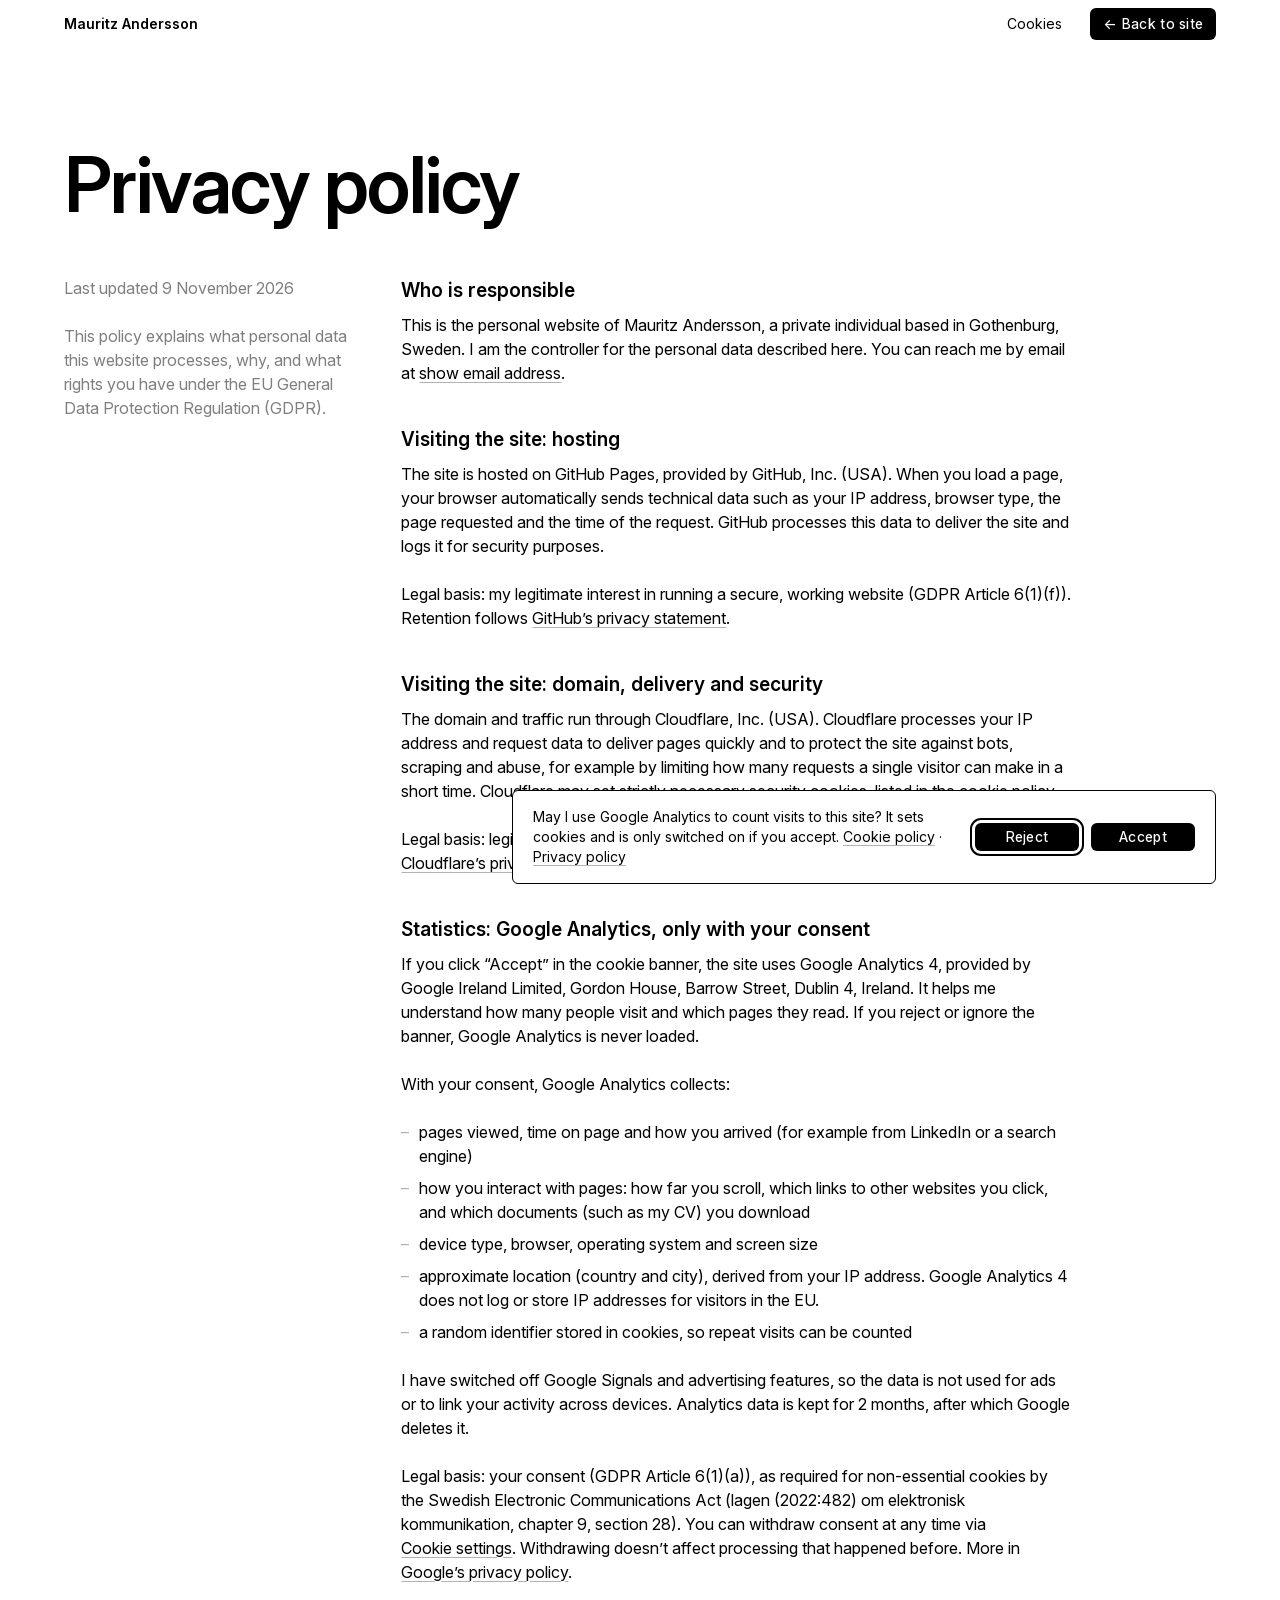
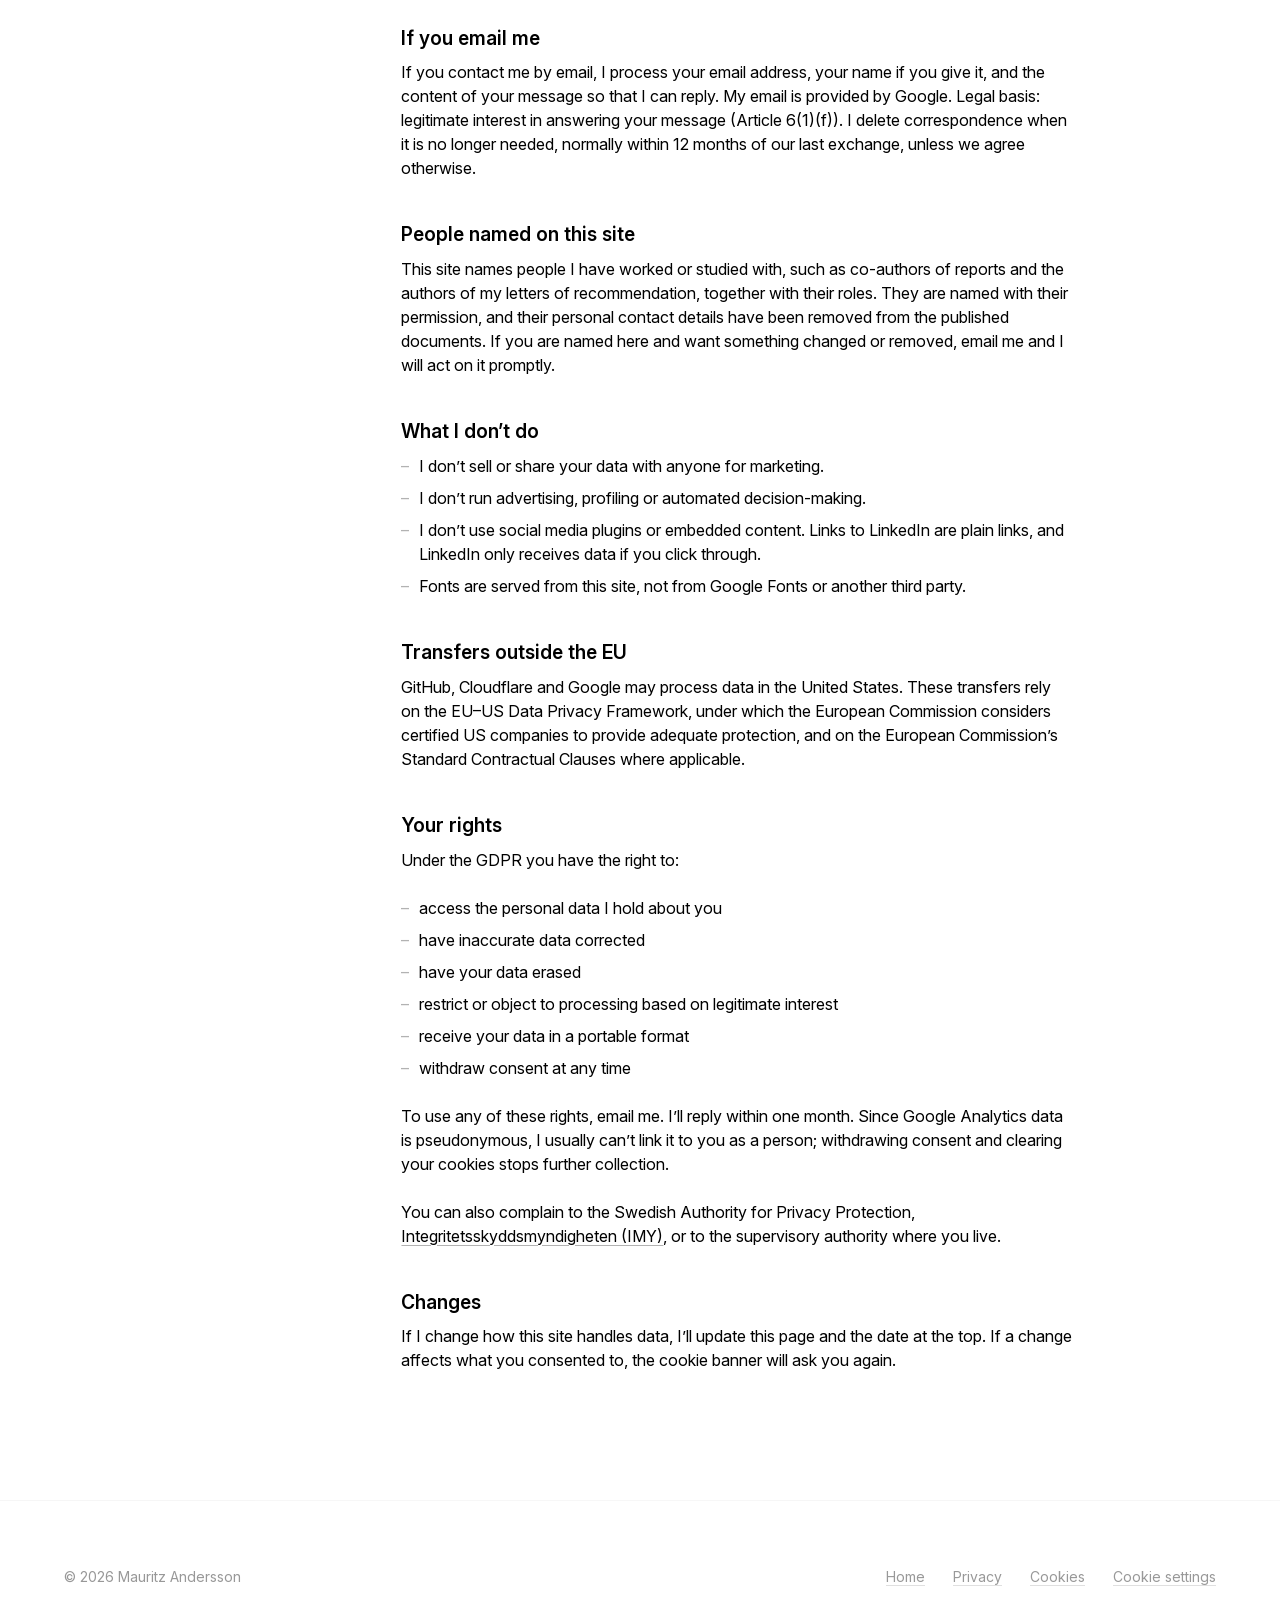
<file: privacy.html>
<!doctype html>
<html lang="en">
<head>
<meta charset="utf-8">
<meta name="viewport" content="width=device-width, initial-scale=1">
<title>Privacy policy – Mauritz Andersson</title>
<meta name="description" content="How Mauritz Andersson’s personal website handles personal data.">
<link rel="preload" href="fonts/InterVariable.woff2" as="font" type="font/woff2" crossorigin>
<link rel="stylesheet" href="assets/site.css">
</head>
<body>

<header class="site-header plain">
  <a class="brand" href="index.html">Mauritz Andersson</a>
  <nav class="site-nav" aria-label="Site">
    <ul>
      <li><a href="cookies.html">Cookies</a></li>
      <li><a class="btn" href="index.html"><span aria-hidden="true">←</span> Back to site</a></li>
    </ul>
  </nav>
</header>

<main class="doc">
  <h1>Privacy policy</h1>
  <div class="meta">
    <p>Last updated 9 November 2026</p>
    <p>This policy explains what personal data this website processes, why, and what rights you have under the EU General Data Protection Regulation (GDPR).</p>
  </div>

  <div class="body">
    <h2>Who is responsible</h2>
    <p>This is the personal website of Mauritz Andersson, a private individual based in Gothenburg, Sweden. I am the controller for the personal data described here. You can reach me by email at <button type="button" class="link-btn" data-email>show email address</button>.</p>

    <h2>Visiting the site: hosting</h2>
    <p>The site is hosted on GitHub Pages, provided by GitHub, Inc. (USA). When you load a page, your browser automatically sends technical data such as your IP address, browser type, the page requested and the time of the request. GitHub processes this data to deliver the site and logs it for security purposes.</p>
    <p>Legal basis: my legitimate interest in running a secure, working website (GDPR Article 6(1)(f)). Retention follows <a href="https://docs.github.com/en/site-policy/privacy-policies/github-general-privacy-statement" rel="noopener" target="_blank">GitHub’s privacy statement</a>.</p>

    <h2>Visiting the site: domain, delivery and security</h2>
    <p>The domain and traffic run through Cloudflare, Inc. (USA). Cloudflare processes your IP address and request data to deliver pages quickly and to protect the site against bots, scraping and abuse, for example by limiting how many requests a single visitor can make in a short time. Cloudflare may set strictly necessary security cookies, listed in the <a href="cookies.html">cookie policy</a>.</p>
    <p>Legal basis: legitimate interest in keeping the site secure and available (Article 6(1)(f)). See <a href="https://www.cloudflare.com/privacypolicy/" rel="noopener" target="_blank">Cloudflare’s privacy policy</a>.</p>

    <h2>Statistics: Google Analytics, only with your consent</h2>
    <p>If you click “Accept” in the cookie banner, the site uses Google Analytics 4, provided by Google Ireland Limited, Gordon House, Barrow Street, Dublin 4, Ireland. It helps me understand how many people visit and which pages they read. If you reject or ignore the banner, Google Analytics is never loaded.</p>
    <p>With your consent, Google Analytics collects:</p>
    <ul>
      <li>pages viewed, time on page and how you arrived (for example from LinkedIn or a search engine)</li>
      <li>how you interact with pages: how far you scroll, which links to other websites you click, and which documents (such as my CV) you download</li>
      <li>device type, browser, operating system and screen size</li>
      <li>approximate location (country and city), derived from your IP address. Google Analytics 4 does not log or store IP addresses for visitors in the EU.</li>
      <li>a random identifier stored in cookies, so repeat visits can be counted</li>
    </ul>
    <p>I have switched off Google Signals and advertising features, so the data is not used for ads or to link your activity across devices. Analytics data is kept for 2 months, after which Google deletes it.</p>
    <p>Legal basis: your consent (GDPR Article 6(1)(a)), as required for non-essential cookies by the Swedish Electronic Communications Act (lagen (2022:482) om elektronisk kommunikation, chapter 9, section 28). You can withdraw consent at any time via <button type="button" class="link-btn" data-consent-open>Cookie settings</button>. Withdrawing doesn’t affect processing that happened before. More in <a href="https://policies.google.com/privacy" rel="noopener" target="_blank">Google’s privacy policy</a>.</p>

    <h2>If you email me</h2>
    <p>If you contact me by email, I process your email address, your name if you give it, and the content of your message so that I can reply. My email is provided by Google. Legal basis: legitimate interest in answering your message (Article 6(1)(f)). I delete correspondence when it is no longer needed, normally within 12 months of our last exchange, unless we agree otherwise.</p>

    <h2>People named on this site</h2>
    <p>This site names people I have worked or studied with, such as co-authors of reports and the authors of my letters of recommendation, together with their roles. They are named with their permission, and their personal contact details have been removed from the published documents. If you are named here and want something changed or removed, email me and I will act on it promptly.</p>

    <h2>What I don’t do</h2>
    <ul>
      <li>I don’t sell or share your data with anyone for marketing.</li>
      <li>I don’t run advertising, profiling or automated decision-making.</li>
      <li>I don’t use social media plugins or embedded content. Links to LinkedIn are plain links, and LinkedIn only receives data if you click through.</li>
      <li>Fonts are served from this site, not from Google Fonts or another third party.</li>
    </ul>

    <h2>Transfers outside the EU</h2>
    <p>GitHub, Cloudflare and Google may process data in the United States. These transfers rely on the EU–US Data Privacy Framework, under which the European Commission considers certified US companies to provide adequate protection, and on the European Commission’s Standard Contractual Clauses where applicable.</p>

    <h2>Your rights</h2>
    <p>Under the GDPR you have the right to:</p>
    <ul>
      <li>access the personal data I hold about you</li>
      <li>have inaccurate data corrected</li>
      <li>have your data erased</li>
      <li>restrict or object to processing based on legitimate interest</li>
      <li>receive your data in a portable format</li>
      <li>withdraw consent at any time</li>
    </ul>
    <p>To use any of these rights, email me. I’ll reply within one month. Since Google Analytics data is pseudonymous, I usually can’t link it to you as a person; withdrawing consent and clearing your cookies stops further collection.</p>
    <p>You can also complain to the Swedish Authority for Privacy Protection, <a href="https://www.imy.se/en/" rel="noopener" target="_blank">Integritetsskyddsmyndigheten (IMY)</a>, or to the supervisory authority where you live.</p>

    <h2>Changes</h2>
    <p>If I change how this site handles data, I’ll update this page and the date at the top. If a change affects what you consented to, the cookie banner will ask you again.</p>
  </div>
</main>

<footer class="site-footer">
  <p>© 2026 Mauritz Andersson</p>
  <ul>
    <li><a href="index.html">Home</a></li>
    <li><a href="privacy.html" aria-current="page">Privacy</a></li>
    <li><a href="cookies.html">Cookies</a></li>
    <li><button type="button" class="link-btn" data-consent-open>Cookie settings</button></li>
  </ul>
</footer>

<script src="assets/site.js" defer></script>
</body>
</html>
</file>
<file: assets/site.css>
@font-face {
  font-family: "Inter Variable";
  font-style: normal;
  font-weight: 100 900;
  font-display: swap;
  src: url("../fonts/InterVariable.woff2") format("woff2");
}
@font-face {
  font-family: "Inter Variable";
  font-style: italic;
  font-weight: 100 900;
  font-display: swap;
  src: url("../fonts/InterVariable-Italic.woff2") format("woff2");
}

/* ---------- Tokens ---------- */
:root {
  --bg: #fff;
  --fg: #000;
  --fg-bright: #000;
  --fg2: rgba(0,0,0,.5);
  --fg3: rgba(0,0,0,.3);
  --surface: rgba(0,0,0,.08);
  --uline: rgba(0,0,0,.3);
  --grid: rgba(0,0,0,.15);
  --hover: rgb(3,102,230);
  --btn-bg: #000;
  --btn-fg: #fff;
  --yellow: #ffe310;
  --on-yellow: #000011;
  --green: #77dd86;
  --hl: #ffe310;
  --hl-fg: #000;

  --pad-x: 64px;
  --pad-y: 64px;
  --gap: 32px;
  --header-h: 48px;
  --mono: jbmono, Menlo, ui-monospace, monospace;
  --ease: cubic-bezier(.34,1.4,.64,1);
  color-scheme: light dark;
}
@supports (color: color(display-p3 1 1 1)) {
  :root { --yellow: color(display-p3 1 .83 .2); --hl: color(display-p3 1 .83 .2); }
}
@media (prefers-color-scheme: dark) {
  :root {
    --bg: #111;
    --fg: #fafafa;
    --fg-bright: #fff;
    --fg2: rgba(255,255,255,.5);
    --fg3: rgba(255,255,255,.3);
    --surface: #333;
    --uline: rgba(255,255,255,.3);
    --grid: #555;
    --hover: #fff3a6;
    --btn-bg: #fafafa;
    --btn-fg: #111;
  }
}
@media (min-width: 1392px) { html { font-size: 1.14943vw; } }
@media (max-width: 719px) { :root { --pad-x: 32px; --pad-y: 32px; --gap: 16px; } }
@media (max-width: 500px) { :root { --pad-x: 16px; --pad-y: 32px; } }

/* ---------- Base ---------- */
*, *::before, *::after { box-sizing: border-box; }
html { -webkit-text-size-adjust: 100%; scroll-padding-top: calc(var(--header-h) + 16px); }
@media (prefers-reduced-motion: no-preference) { html { scroll-behavior: smooth; } }
body {
  margin: 0;
  padding-top: var(--header-h);
  background: var(--bg);
  color: var(--fg);
  font-family: "Inter Variable", Inter, system-ui, sans-serif;
  font-size: 1rem;
  line-height: 1.5rem;
  font-weight: 400;
  font-feature-settings: "calt" 1, "liga" 1;
  -webkit-font-smoothing: antialiased;
  text-rendering: optimizeLegibility;
}
p { margin: 0 0 1.5rem; }
p:last-child { margin-bottom: 0; }
h1, h2, h3, h4 { margin: 0; font-weight: 600; color: var(--fg-bright); }
ul { margin: 0; padding: 0; list-style: none; }
.num, time { font-variant-numeric: tabular-nums; }
.mono { font-family: var(--mono); font-size: .92em; }
.muted { color: var(--fg2); }
.visually-hidden { position: absolute !important; width: 1px; height: 1px; overflow: hidden; clip: rect(0 0 0 0); white-space: nowrap; }

a { color: inherit; text-decoration: underline; text-decoration-color: var(--uline); text-underline-offset: .18em; text-decoration-thickness: 1px; }
a:hover { color: var(--hover); text-decoration-color: currentColor; }
a[href^="#"]:hover { text-decoration-style: dashed; }
a:active { opacity: .7; }
:focus-visible { outline: 2px solid var(--hover); outline-offset: 3px; border-radius: 3px; }

.section { padding: var(--pad-y) var(--pad-x); }
h2.h-section { font-size: 2rem; line-height: 2.25rem; letter-spacing: -.01em; margin-bottom: 1.5rem; }
h3.h-small { font-size: 1.2rem; line-height: 1.8rem; font-weight: 600; }
.label { font-weight: 640; }
.specimen-label { color: var(--fg3); font-size: .875rem; line-height: 1.25rem; }

/* ---------- Buttons ---------- */
.btn {
  display: inline-flex; align-items: center; gap: .4em;
  padding: .25rem .8rem;
  border-radius: 6px;
  background: var(--btn-bg); color: var(--btn-fg);
  font-weight: 470; letter-spacing: .02em;
  text-decoration: none; white-space: nowrap;
  border: 0; font: inherit; font-weight: 470; cursor: pointer;
  transition: transform 160ms var(--ease);
}
.btn:hover { background: var(--hover); color: #fff; }
@media (prefers-color-scheme: dark) { .btn:hover { color: #111; } }
.btn:active { transform: scale(.97); opacity: 1; }
.btn:focus-visible { outline-color: var(--fg); }

/* ---------- Header ---------- */
.site-header {
  position: fixed; inset: 0 0 auto 0; z-index: 50;
  height: var(--header-h);
  display: flex; align-items: center; justify-content: space-between; gap: 1rem;
  padding: 0 var(--pad-x);
  background: var(--bg);
  font-size: .875rem;
}
.site-header .brand { font-weight: 600; text-decoration: none; opacity: 0; transition: opacity 200ms ease; }
.site-header.scrolled .brand { opacity: 1; }
.site-header.scrolled { box-shadow: 0 1px 0 var(--surface); }
.site-nav ul { display: flex; align-items: center; gap: 2em; }
.site-nav a:not(.btn) { text-decoration: none; padding: 4px 8px; margin: -4px -8px; border-radius: 3px; }
.site-nav a[aria-current="true"] { background: var(--hl); color: var(--hl-fg); }
.site-nav .btn { font-size: .875rem; }
@media (max-width: 860px) { .nav-extra { display: none; } }
@media (max-width: 500px) {
  .site-nav ul { gap: 8px; }
  .site-nav a:not(.btn) { margin: 0; }
  .nav-mid { display: none; }
}

/* ---------- Hero ---------- */
.hero { padding: 0 var(--pad-x); }
.hero h1 {
  font-size: 12.5vw; line-height: 1; font-weight: 600; letter-spacing: -.03em;
  margin: 4rem 0 .4em -.04em;
}
.intro {
  display: grid; grid-template-columns: 3fr 4fr 4fr; gap: var(--gap); align-items: start;
  padding-bottom: var(--pad-y);
}
.intro .position { font-size: 1.2rem; line-height: 1.8rem; font-weight: 600; margin-bottom: 1.5rem; }
.intro .actions { display: flex; flex-wrap: wrap; align-items: center; gap: 1rem 1.25rem; }
@media (max-width: 960px) { .intro { grid-template-columns: 1fr 1fr; } .intro > :first-child { grid-column: 1 / -1; max-width: 32rem; } }
@media (max-width: 500px) { .intro { grid-template-columns: 1fr; } .hero h1 { margin-top: 2rem; } }

/* ---------- Specimen rows ---------- */
.specimens { padding-top: 0; }
.spec-row { border-top: 1px solid var(--surface); padding: 1rem 0 .5rem; }
.spec-row header { display: flex; justify-content: space-between; gap: 1rem; }
.spec-row .big {
  display: block; font-size: 10vw; line-height: 1.1; letter-spacing: -.02em;
  white-space: nowrap; overflow: hidden; text-overflow: clip; color: var(--fg-bright);
  text-decoration: none;
}
.spec-row a.big:hover { color: var(--hover); }

/* ---------- Experience ---------- */
.exp-intro { display: grid; grid-template-columns: 3fr 8fr; gap: var(--gap); margin-bottom: 2rem; }
.exp-intro p { max-width: 38rem; }
.job { display: grid; grid-template-columns: 3fr 4fr 4fr; gap: var(--gap); padding: 1.5rem 0; border-top: 1px solid var(--surface); }
.job .when { color: var(--fg2); }
.job h3 { font-size: 2rem; line-height: 2.25rem; letter-spacing: -.01em; }
.job .role { font-size: 1.2rem; line-height: 1.8rem; font-weight: 500; margin-top: .25rem; }
.job ul li { padding-left: 1.1em; position: relative; margin-bottom: .5rem; }
.job ul li::before { content: "–"; position: absolute; left: 0; color: var(--fg3); }
@media (max-width: 719px) { .exp-intro, .job { grid-template-columns: 1fr; } .job { gap: .5rem; } .job ul { margin-top: .75rem; } }

/* ---------- Alphabet / languages ---------- */
.alphabet { display: grid; grid-template-columns: 3fr 8fr; gap: var(--gap); }
.alphabet .lines { display: grid; gap: 1rem; }
.alphabet .line { font-size: 9.5vw; line-height: 1; font-weight: 450; letter-spacing: -.02em; display: flex; align-items: baseline; justify-content: space-between; gap: 1rem; color: var(--fg-bright); }
.alphabet .line small { font-size: .875rem; line-height: 1; letter-spacing: 0; color: var(--fg3); font-weight: 400; white-space: nowrap; }
@media (max-width: 719px) { .alphabet { grid-template-columns: 1fr; } .alphabet .line { font-size: 13vw; } }

/* ---------- Yellow thesis ---------- */
.yellow { background: var(--yellow); color: var(--on-yellow); --fg-bright: var(--on-yellow); --uline: rgba(0,0,17,.35); --hover: var(--on-yellow); }
.yellow .btn { background: var(--on-yellow); color: #fff; }
.yellow .btn:hover { background: #fff; color: var(--on-yellow); }
.yellow a:hover { text-decoration-style: solid; text-decoration-thickness: 2px; }
.yellow :focus-visible { outline-color: var(--on-yellow); }
.thesis-head { display: grid; grid-template-columns: 3fr 8fr; gap: var(--gap); margin-bottom: 3rem; }
.thesis-title { font-size: 6vw; line-height: 1.1; letter-spacing: -.02em; font-weight: 600; margin-bottom: 2rem; text-wrap: balance; }
.thesis-meta p { max-width: 40rem; }
.tags { display: flex; flex-wrap: wrap; gap: .5rem; margin: 1.5rem 0; }
.tag { font-family: var(--mono); font-size: .8rem; line-height: 1.25rem; padding: .125rem .5rem; border-radius: 3px; background: var(--surface); }
.yellow .tag { background: rgba(0,0,17,.08); }
@media (max-width: 719px) { .thesis-head { grid-template-columns: 1fr; } .thesis-title { font-size: 9vw; } }

/* ---------- Projects ---------- */
.project { border-top: 1px solid var(--surface); padding: 2rem 0 3rem; }
.project:first-of-type { border-top: 0; padding-top: 0; }
.project .specimen-label { margin-bottom: .75rem; display: block; }
.project h3 { font-size: 6vw; line-height: 1.1; letter-spacing: -.02em; margin-bottom: 2rem; text-wrap: balance; max-width: 16ch; }
.project .reading { columns: 3 16rem; column-gap: var(--gap); }
.project .reading p { break-inside: avoid; }
.project .foot { margin-top: 1.5rem; display: flex; flex-wrap: wrap; gap: 1rem 1.5rem; align-items: center; }
.markets { display: flex; flex-wrap: wrap; gap: 0 .35em; font-size: 6vw; line-height: 1.1; letter-spacing: -.02em; color: var(--fg-bright); margin: -1rem 0 2rem; }
.markets .w-200 { color: var(--fg3); }
@media (max-width: 719px) { .markets { font-size: 10vw; } }
.stats { display: grid; grid-template-columns: repeat(3, 1fr); gap: var(--gap); margin-bottom: 2rem; }
.stats div { border-top: 1px solid var(--surface); padding-top: .75rem; }
.stats strong { display: block; font-size: 4.5rem; line-height: 1; font-weight: 200; letter-spacing: -.03em; font-variant-numeric: tabular-nums; color: var(--fg-bright); }
.w-100{font-weight:100}.w-200{font-weight:200}.w-300{font-weight:300}.w-400{font-weight:400}.w-500{font-weight:500}.w-600{font-weight:600}.w-700{font-weight:700}.w-800{font-weight:800}.w-900{font-weight:900}
@media (max-width: 719px) { .project h3 { font-size: 10vw; } .stats strong { font-size: 3rem; } }
@media (max-width: 500px) { .stats { grid-template-columns: 1fr; gap: 1rem; } }

/* ---------- Green explorer ---------- */
.green { background: var(--green); color: #000; --fg-bright: #000; --uline: rgba(0,0,0,.35); --hover: #000; --grid: rgba(0,0,0,.25); }
.green :focus-visible { outline-color: #000; }
.green h2.giant { color: #fff; font-size: 10vw; line-height: 1; letter-spacing: -.03em; margin-bottom: 1.5rem; }
.green .lede { max-width: 38rem; margin-bottom: 2rem; }
.toolbar { display: flex; flex-wrap: wrap; align-items: center; gap: 1rem 2rem; padding: .75rem 0; border-top: 1px solid var(--grid); border-bottom: 1px solid var(--grid); font-size: .875rem; }
.toolbar .slider { display: flex; align-items: center; gap: .75rem; flex: 1 1 18rem; }
.toolbar output { min-width: 3ch; font-weight: 640; }
input[type="range"] { -webkit-appearance: none; appearance: none; flex: 1; height: 24px; background: transparent; cursor: pointer; }
input[type="range"]::-webkit-slider-runnable-track { height: 2px; background: rgba(0,0,0,.35); }
input[type="range"]::-moz-range-track { height: 2px; background: rgba(0,0,0,.35); }
input[type="range"]::-webkit-slider-thumb { -webkit-appearance: none; width: 18px; height: 18px; border-radius: 50%; background: #000; margin-top: -8px; border: 0; transition: transform 160ms var(--ease); }
input[type="range"]::-moz-range-thumb { width: 18px; height: 18px; border-radius: 50%; background: #000; border: 0; }
input[type="range"]:active::-webkit-slider-thumb { transform: scale(1.2); }
input[type="range"]:focus-visible { outline: 2px solid #000; outline-offset: 4px; }
.switch { display: inline-flex; align-items: center; gap: .6rem; background: none; border: 0; font: inherit; color: inherit; cursor: pointer; padding: 0; }
.switch .track { width: 36px; height: 20px; border-radius: 999px; background: #fff; border: 1.5px solid #000; position: relative; }
.switch .track::after { content: ""; position: absolute; top: 2px; left: 2px; width: 13px; height: 13px; border-radius: 50%; background: #000; transition: transform 200ms var(--ease); }
.switch[aria-checked="true"] .track { background: #000; }
.switch[aria-checked="true"] .track::after { background: #fff; transform: translateX(16px); }
.switch:hover .track { box-shadow: 0 0 0 3px rgba(0,0,0,.12); }
.switch:active .track::after { transform: scale(.85); }
.switch[aria-checked="true"]:active .track::after { transform: translateX(16px) scale(.85); }

.explorer { display: grid; grid-template-columns: 5fr 7fr; gap: var(--gap); margin-top: var(--gap); align-items: start; }
.preview { position: sticky; top: calc(var(--header-h) + 16px); background: #fff; border: 1px solid #000; padding: 1.5rem; min-height: 26rem; display: flex; flex-direction: column; }
.preview .p-years { font-size: 5rem; line-height: 1; font-weight: 200; letter-spacing: -.04em; font-variant-numeric: tabular-nums; margin-bottom: auto; padding-bottom: 2rem; }
.preview h3 { font-size: 2rem; line-height: 2.25rem; letter-spacing: -.01em; }
.preview .p-role { font-size: 1.2rem; line-height: 1.8rem; font-weight: 500; margin: .25rem 0 1rem; }
.preview .tag { background: rgba(0,0,0,.08); }
.preview .p-meta { display: flex; flex-wrap: wrap; gap: .5rem; margin-bottom: 1rem; }
.tiles { display: grid; grid-template-columns: repeat(4, 1fr); border-top: 1px solid var(--grid); border-left: 1px solid var(--grid); }
.tile {
  appearance: none; font: inherit; color: inherit; text-align: left; cursor: pointer;
  background: transparent; border: 0; border-right: 1px solid var(--grid); border-bottom: 1px solid var(--grid);
  padding: .75rem; min-height: 9rem; display: flex; flex-direction: column; gap: .25rem;
  position: relative;
}
.tile .t-year { font-size: 2.5rem; line-height: 1; font-weight: 300; letter-spacing: -.03em; font-variant-numeric: tabular-nums; margin-bottom: auto; }
.tile .t-name { font-weight: 640; font-size: .875rem; line-height: 1.25rem; }
.tile .t-desc { display: none; font-size: .8rem; line-height: 1.15rem; opacity: .75; }
.tiles.details .t-desc { display: block; }
.tile:hover { box-shadow: inset 0 0 0 2px #000; }
.tile:focus-visible { outline: 0; box-shadow: inset 0 0 0 3px #000; }
.tile:active .t-year { transform: translateY(1px); }
.tile[aria-pressed="true"] { background: #000; color: #fff; }
.tile.future { opacity: .25; }
.tile.future:hover { box-shadow: none; }
@media (max-width: 960px) { .tiles { grid-template-columns: repeat(3, 1fr); } }
@media (max-width: 719px) { .explorer { grid-template-columns: 1fr; } .preview { position: relative; top: 0; min-height: 0; } .preview .p-years { font-size: 3.5rem; } }
@media (max-width: 500px) {
  .tiles { display: grid; grid-auto-flow: column; grid-template-columns: none; grid-auto-columns: 9.5rem; grid-template-rows: auto; overflow-x: auto; scroll-snap-type: x mandatory; -webkit-overflow-scrolling: touch; }
  .tile { scroll-snap-align: start; }
}

/* ---------- Letters ---------- */
.letters-grid { display: grid; grid-template-columns: 3fr 8fr; gap: var(--gap); }
.letter { border-top: 1px solid var(--surface); padding: 1.5rem 0 2.5rem; }
.letter:first-child { border-top: 0; padding-top: 0; }
.letter blockquote { margin: 0 0 1.5rem; font-size: 2.6rem; line-height: 1.15; letter-spacing: -.02em; font-weight: 500; color: var(--fg-bright); text-wrap: pretty; }
.letter blockquote p::before { content: "\201C"; margin-left: -.42em; }
.letter blockquote p::after { content: "\201D"; }
.letter .cols { display: grid; grid-template-columns: 1fr 1fr; gap: var(--gap); }
.letter .who { font-weight: 640; }
@media (max-width: 719px) { .letters-grid, .letter .cols { grid-template-columns: 1fr; } .letter blockquote { font-size: 1.75rem; } .letter blockquote p::before { margin-left: 0; } }

/* ---------- Lists + FAQ ---------- */
.lists { display: grid; grid-template-columns: 3fr 4fr 4fr; gap: var(--gap); margin-bottom: 4rem; }
.lists li { padding: .5rem 0; border-top: 1px solid var(--surface); }
.lists li span { color: var(--fg2); }
.faq { display: grid; grid-template-columns: 3fr 8fr; gap: var(--gap); }
.faq dl { margin: 0; display: grid; grid-template-columns: 1fr 1fr; gap: 2.5rem var(--gap); }
.faq dt { font-weight: 640; margin-bottom: .5rem; }
.faq dt a { text-decoration: none; padding: 2px 6px; margin: -2px -6px; border-radius: 3px; }
.faq dd { margin: 0; color: var(--fg); }
.faq .qa:target dt a { background: var(--hl); color: var(--hl-fg); }
@media (max-width: 719px) { .lists, .faq, .faq dl { grid-template-columns: 1fr; } .lists { gap: 2rem; } .faq dl { gap: 2rem; } }

/* ---------- Footer ---------- */
.site-footer { padding: var(--pad-y) var(--pad-x); font-size: .875rem; opacity: .4; transition: opacity 200ms ease; display: flex; flex-wrap: wrap; justify-content: space-between; gap: 1rem 2rem; border-top: 1px solid var(--surface); }
.site-footer:hover, .site-footer:focus-within { opacity: 1; }
.site-footer ul { display: flex; flex-wrap: wrap; gap: 1rem 2em; }

@media (prefers-reduced-motion: reduce) { *, *::before, *::after { transition-duration: 0ms !important; } }

/* ---------- Link-style buttons (email reveal, cookie settings) ---------- */
.link-btn {
  appearance: none; background: none; border: 0; padding: 0; margin: 0;
  font: inherit; color: inherit; cursor: pointer;
  text-decoration: underline; text-decoration-color: var(--uline); text-underline-offset: .18em; text-decoration-thickness: 1px;
}
.link-btn:hover { color: var(--hover); text-decoration-color: currentColor; }
.link-btn:active { opacity: .7; }

/* ---------- Consent banner ---------- */
.consent {
  position: fixed; z-index: 60; left: var(--pad-x); right: var(--pad-x); bottom: 16px;
  max-width: 44rem; margin-left: auto;
  display: flex; flex-wrap: wrap; align-items: center; justify-content: space-between; gap: 1rem 1.5rem;
  padding: 1rem 1.25rem; border-radius: 6px;
  background: var(--bg); color: var(--fg); border: 1px solid var(--fg);
  font-size: .875rem; line-height: 1.25rem;
}
.consent[hidden] { display: none; }
.consent-text { margin: 0; flex: 1 1 20rem; }
.consent-actions { display: flex; gap: .75rem; }
.consent-btn { min-width: 6.5rem; justify-content: center; }
@media (max-width: 500px) { .consent { left: 16px; right: 16px; } .consent-actions { width: 100%; } .consent-btn { flex: 1; } }

/* ---------- Policy pages ---------- */
.site-header.plain .brand { opacity: 1; }
.doc { padding: var(--pad-y) var(--pad-x) calc(var(--pad-y) * 2); display: grid; grid-template-columns: 3fr 8fr; gap: var(--gap); }
.doc h1 { font-size: 6vw; line-height: 1.1; letter-spacing: -.02em; grid-column: 1 / -1; margin: 2rem 0 1rem; }
.doc .meta { color: var(--fg2); }
.doc .body { max-width: 42rem; }
.doc .body h2 { font-size: 1.2rem; line-height: 1.8rem; margin: 2.5rem 0 .5rem; }
.doc .body h2:first-child { margin-top: 0; }
.doc .body ul { margin: 0 0 1.5rem; }
.doc .body li { padding-left: 1.1em; position: relative; margin-bottom: .5rem; }
.doc .body li::before { content: "–"; position: absolute; left: 0; color: var(--fg3); }
.doc table { width: 100%; border-collapse: collapse; margin: 0 0 1.5rem; font-size: .875rem; line-height: 1.25rem; }
.doc th, .doc td { text-align: left; vertical-align: top; padding: .5rem .75rem .5rem 0; border-top: 1px solid var(--surface); }
.doc th { font-weight: 640; }
.doc td code, .doc .body code { font-family: var(--mono); font-size: .92em; }
.doc .table-wrap { overflow-x: auto; }
@media (max-width: 719px) { .doc { grid-template-columns: 1fr; } .doc h1 { font-size: 10vw; } }
.doc > * { min-width: 0; }
.doc table { min-width: 34rem; }
.site-header .brand { white-space: nowrap; }

/* ---------- Thesis: research questions and answers ---------- */
.rq-intro { max-width: 40rem; margin-bottom: 1.5rem; font-size: 1.2rem; line-height: 1.8rem; font-weight: 500; }
.rq-list { list-style: none; margin: 0; padding: 0; }
.rq-item { display: grid; grid-template-columns: 3fr 4fr 4fr; column-gap: var(--gap); padding: 1.25rem 0 1.5rem; border-top: 1px solid rgba(0,0,17,.2); }
.rq-label { font-size: .875rem; color: rgba(0,0,17,.6); font-variant-numeric: tabular-nums; }
.rq-q { font-size: 1.5rem; line-height: 1.25; letter-spacing: -.01em; font-weight: 600; }
.rq-a { margin: 0; }
.rq-main { border-top: 2px solid var(--on-yellow); }
.rq-main .rq-label { color: var(--on-yellow); font-weight: 640; }
.rq-main .rq-q { font-size: 1.75rem; }
@media (max-width: 719px) {
  .rq-item { grid-template-columns: 1fr; row-gap: .5rem; }
  .rq-q, .rq-main .rq-q { font-size: 1.35rem; }
}
</file>
